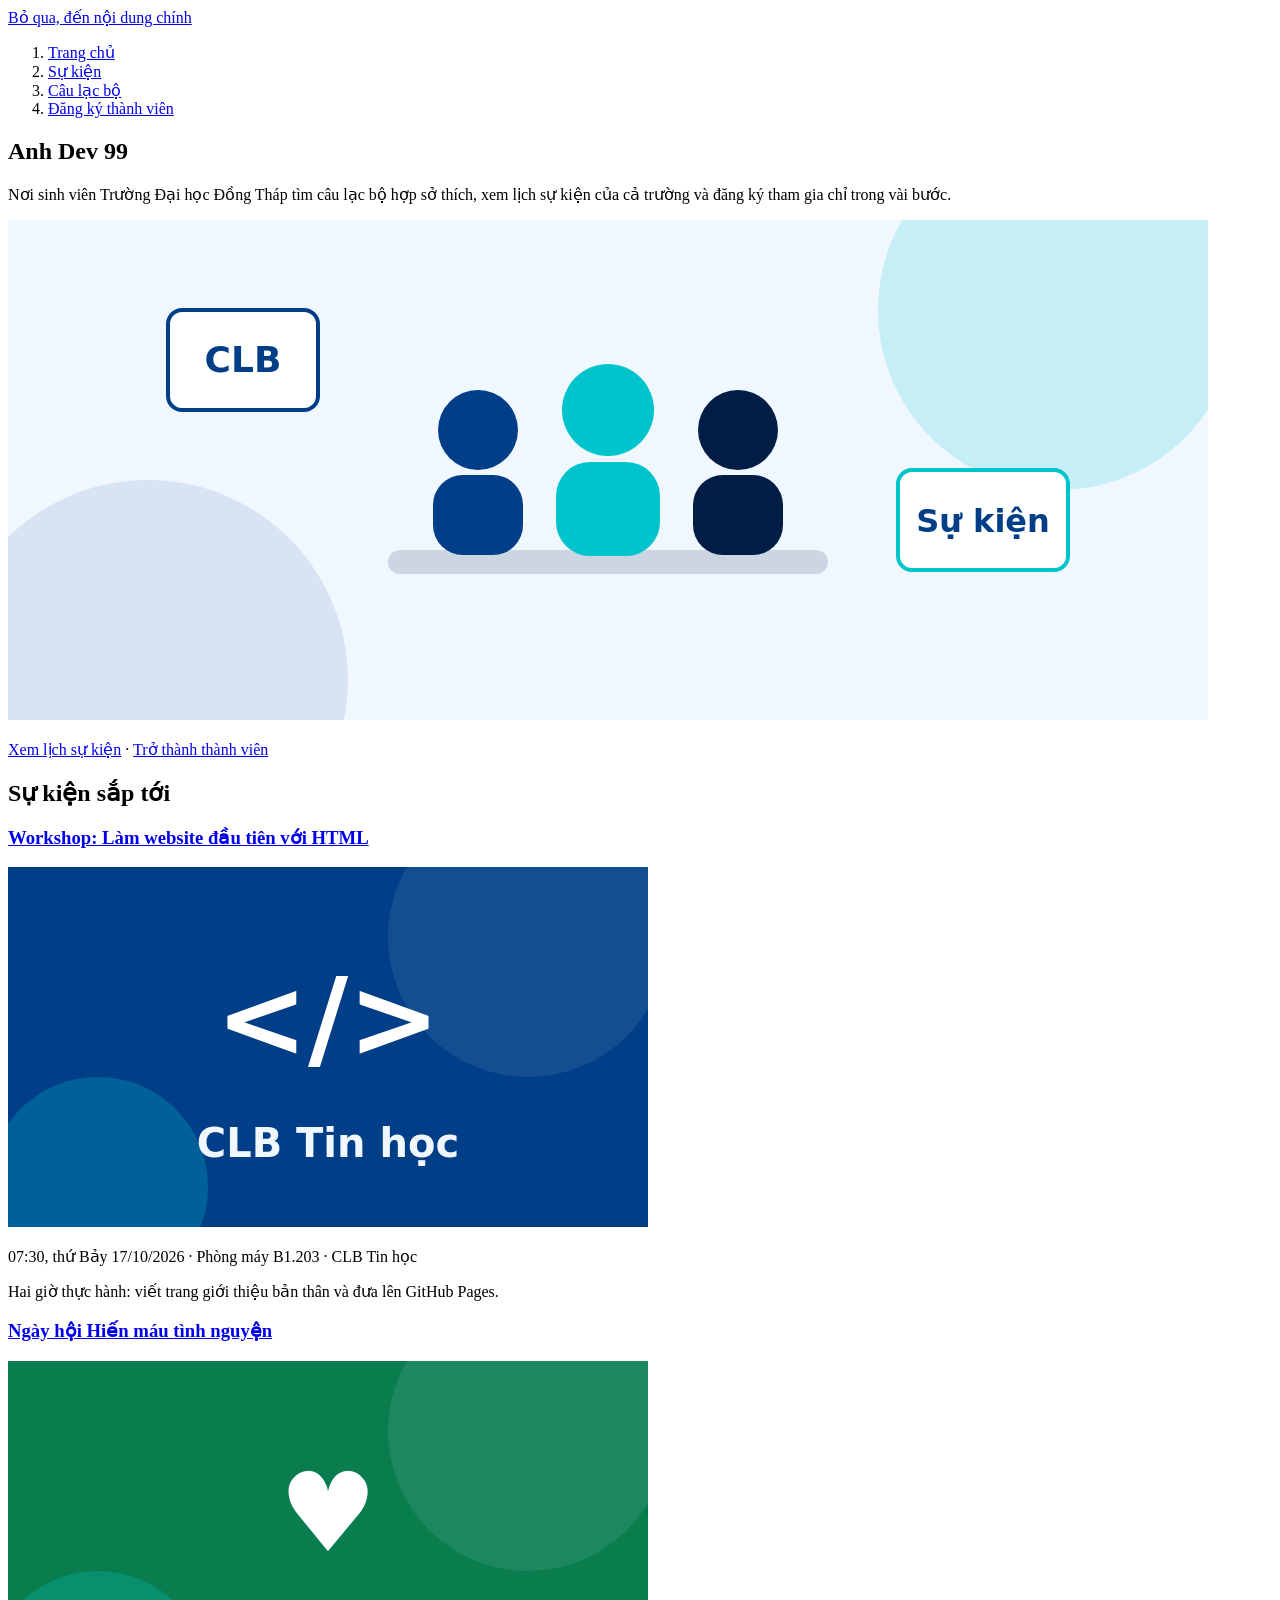
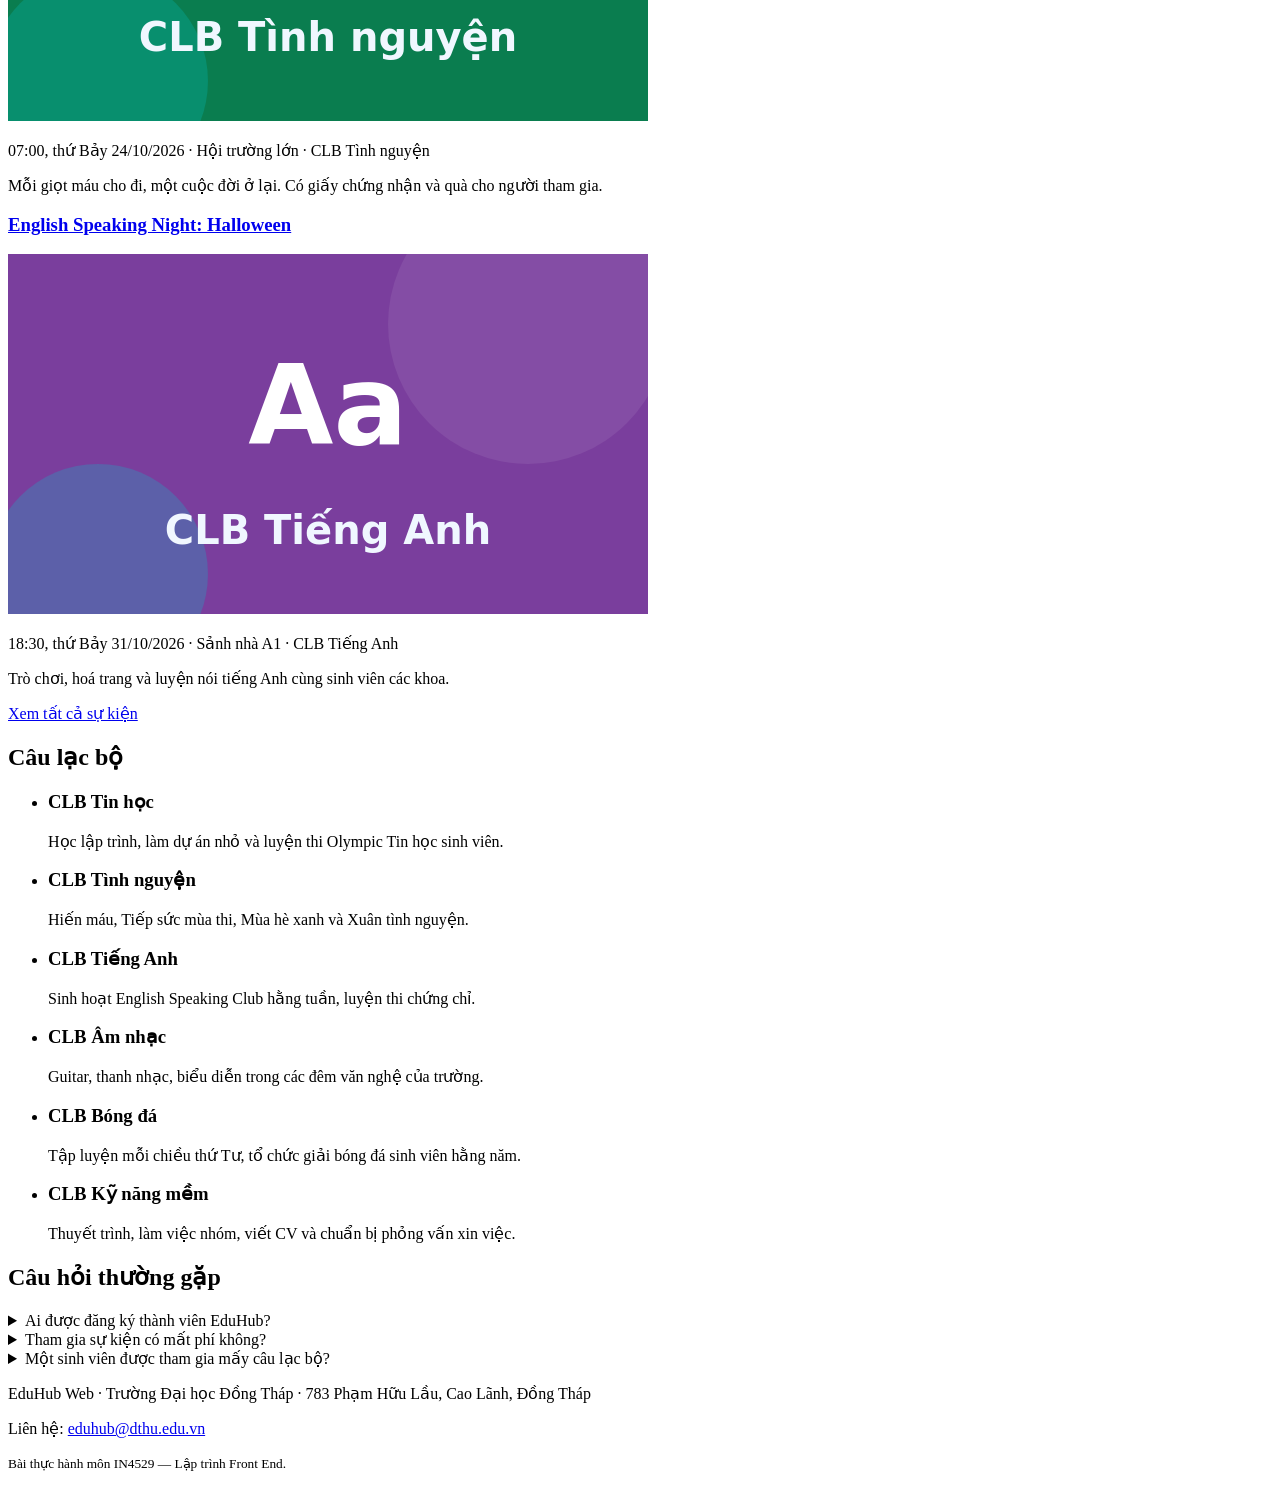
<file: Chuong-01_HTML/solution/index.html>
<!DOCTYPE html>
<html lang="vi">
  <head>
    <meta charset="utf-8">
    <meta name="viewport" content="width=device-width, initial-scale=1">
    <title>EduHub Web — CLB &amp; sự kiện sinh viên ĐH Đồng Tháp</title>
    <meta name="description" content="Cổng thông tin câu lạc bộ và sự kiện dành cho sinh viên Trường Đại học Đồng Tháp: xem lịch sự kiện, tìm CLB phù hợp và đăng ký thành viên.">
    <!-- Open Graph: thông tin hiện ra khi chia sẻ link lên Facebook, Zalo... -->
    <!-- Thay "ten-tai-khoan" bằng tên tài khoản GitHub của em sau khi bật GitHub Pages -->
    <meta property="og:type" content="website">
    <meta property="og:site_name" content="EduHub Web">
    <meta property="og:title" content="EduHub Web — CLB &amp; sự kiện sinh viên ĐH Đồng Tháp">
    <meta property="og:description" content="Xem lịch sự kiện, tìm câu lạc bộ phù hợp và đăng ký thành viên.">
    <meta property="og:url" content="https://ten-tai-khoan.github.io/eduhub-web/">
    <meta property="og:image" content="https://ten-tai-khoan.github.io/eduhub-web/assets/og-image.png">
    <meta property="og:locale" content="vi_VN">
    <link rel="icon" href="assets/logo.svg" type="image/svg+xml">
  </head>
  <body>
    <a href="#noi-dung">Bỏ qua, đến nội dung chính</a>

    <header>

      <nav aria-label="Điều hướng chính">
        <ol>
          <li><a href="index.html" aria-current="page">Trang chủ</a></li>
          <li><a href="events.html">Sự kiện</a></li>
          <li><a href="index.html#cau-lac-bo">Câu lạc bộ</a></li>
          <li><a href="register.html">Đăng ký thành viên</a></li>
        </ol>
      </nav>
    </header>

    <main id="noi-dung">
      <section aria-labelledby="tieu-de-chinh">
        <h1 id="tieu-de-chinh">Anh Dev 99</h1>
        <p>
          Nơi sinh viên Trường Đại học Đồng Tháp tìm câu lạc bộ hợp sở thích,
          xem lịch sự kiện của cả trường và đăng ký tham gia chỉ trong vài bước.
        </p>
        <img src="assets/hero.svg" alt="Minh hoạ ba sinh viên đứng cạnh bảng CLB và bảng Sự kiện" width="1200" height="500">
        <p>
          <a href="events.html">Xem lịch sự kiện</a> ·
          <a href="register.html">Trở thành thành viên</a>
        </p>
      </section>

      <section aria-labelledby="su-kien-sap-toi">
        <h2 id="su-kien-sap-toi">Sự kiện sắp tới</h2>

        <article>
          <h3><a href="event-detail.html">Workshop: Làm website đầu tiên với HTML</a></h3>
          <img src="assets/club-tin-hoc.svg" alt="Biểu tượng CLB Tin học" width="640" height="360" loading="lazy">
          <p>
            <time datetime="2026-10-17T07:30+07:00">07:30, thứ Bảy 17/10/2026</time> ·
            Phòng máy B1.203 · CLB Tin học
          </p>
          <p>Hai giờ thực hành: viết trang giới thiệu bản thân và đưa lên GitHub Pages.</p>
        </article>

        <article>
          <h3><a href="events.html">Ngày hội Hiến máu tình nguyện</a></h3>
          <img src="assets/club-tinh-nguyen.svg" alt="Biểu tượng CLB Tình nguyện" width="640" height="360" loading="lazy">
          <p>
            <time datetime="2026-10-24T07:00+07:00">07:00, thứ Bảy 24/10/2026</time> ·
            Hội trường lớn · CLB Tình nguyện
          </p>
          <p>Mỗi giọt máu cho đi, một cuộc đời ở lại. Có giấy chứng nhận và quà cho người tham gia.</p>
        </article>

        <article>
          <h3><a href="events.html">English Speaking Night: Halloween</a></h3>
          <img src="assets/club-tieng-anh.svg" alt="Biểu tượng CLB Tiếng Anh" width="640" height="360" loading="lazy">
          <p>
            <time datetime="2026-10-31T18:30+07:00">18:30, thứ Bảy 31/10/2026</time> ·
            Sảnh nhà A1 · CLB Tiếng Anh
          </p>
          <p>Trò chơi, hoá trang và luyện nói tiếng Anh cùng sinh viên các khoa.</p>
        </article>

        <p><a href="events.html">Xem tất cả sự kiện</a></p>
      </section>

      <section id="cau-lac-bo" aria-labelledby="tieu-de-clb">
        <h2 id="tieu-de-clb">Câu lạc bộ</h2>
        <ul>
          <li>
            <h3>CLB Tin học</h3>
            <p>Học lập trình, làm dự án nhỏ và luyện thi Olympic Tin học sinh viên.</p>
          </li>
          <li>
            <h3>CLB Tình nguyện</h3>
            <p>Hiến máu, Tiếp sức mùa thi, Mùa hè xanh và Xuân tình nguyện.</p>
          </li>
          <li>
            <h3>CLB Tiếng Anh</h3>
            <p>Sinh hoạt English Speaking Club hằng tuần, luyện thi chứng chỉ.</p>
          </li>
          <li>
            <h3>CLB Âm nhạc</h3>
            <p>Guitar, thanh nhạc, biểu diễn trong các đêm văn nghệ của trường.</p>
          </li>
          <li>
            <h3>CLB Bóng đá</h3>
            <p>Tập luyện mỗi chiều thứ Tư, tổ chức giải bóng đá sinh viên hằng năm.</p>
          </li>
          <li>
            <h3>CLB Kỹ năng mềm</h3>
            <p>Thuyết trình, làm việc nhóm, viết CV và chuẩn bị phỏng vấn xin việc.</p>
          </li>
        </ul>
      </section>

      <section aria-labelledby="hoi-dap">
        <h2 id="hoi-dap">Câu hỏi thường gặp</h2>
        <details>
          <summary>Ai được đăng ký thành viên EduHub?</summary>
          <p>Tất cả sinh viên đang học tại Trường Đại học Đồng Tháp, chỉ cần mã số sinh viên và email.</p>
        </details>
        <details>
          <summary>Tham gia sự kiện có mất phí không?</summary>
          <p>Phần lớn sự kiện miễn phí. Sự kiện có phí sẽ ghi rõ ở trang chi tiết.</p>
        </details>
        <details>
          <summary>Một sinh viên được tham gia mấy câu lạc bộ?</summary>
          <p>Không giới hạn, nhưng nên chọn tối đa hai CLB để có thời gian sinh hoạt đều đặn.</p>
        </details>
      </section>
    </main>

    <footer>
      <p>EduHub Web · Trường Đại học Đồng Tháp · 783 Phạm Hữu Lầu, Cao Lãnh, Đồng Tháp</p>
      <p>Liên hệ: <a href="mailto:eduhub@dthu.edu.vn">eduhub@dthu.edu.vn</a></p>
      <p><small>Bài thực hành môn IN4529 — Lập trình Front End.</small></p>
    </footer>
  </body>
</html>
</file>
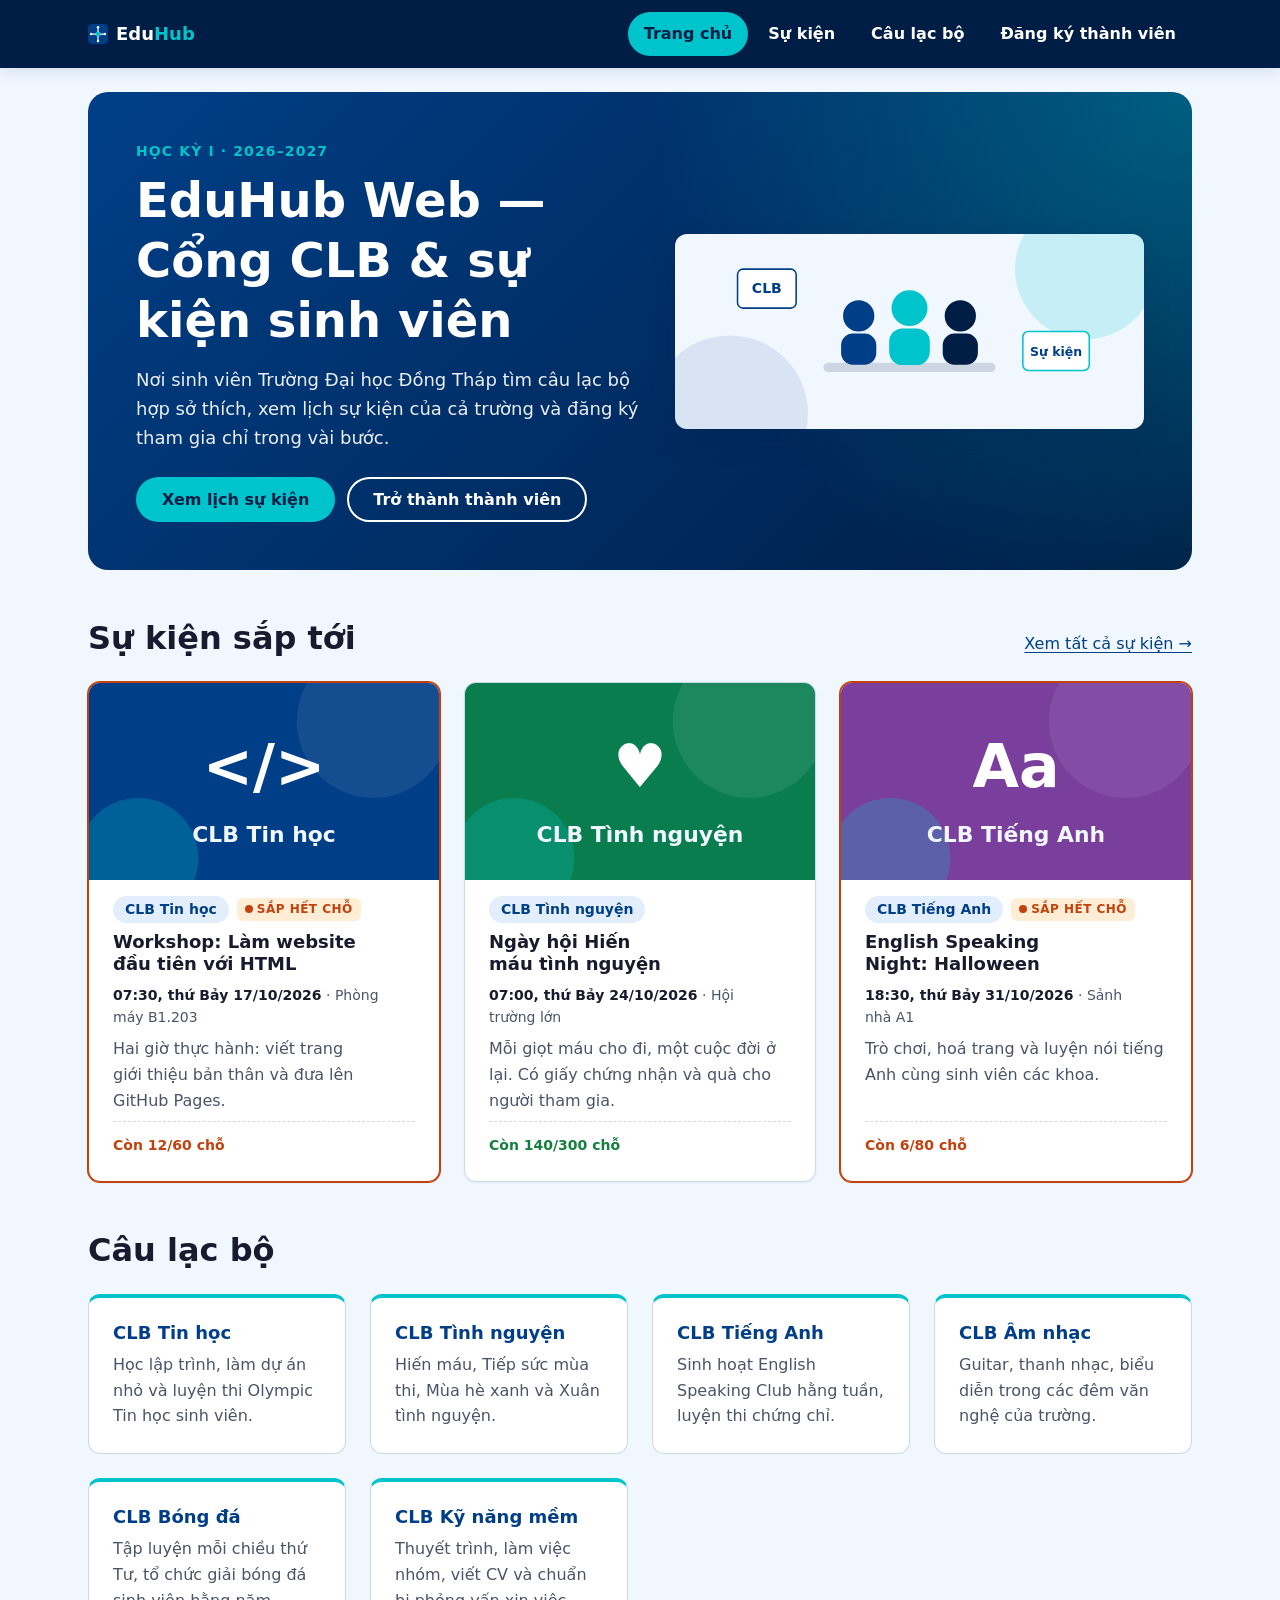
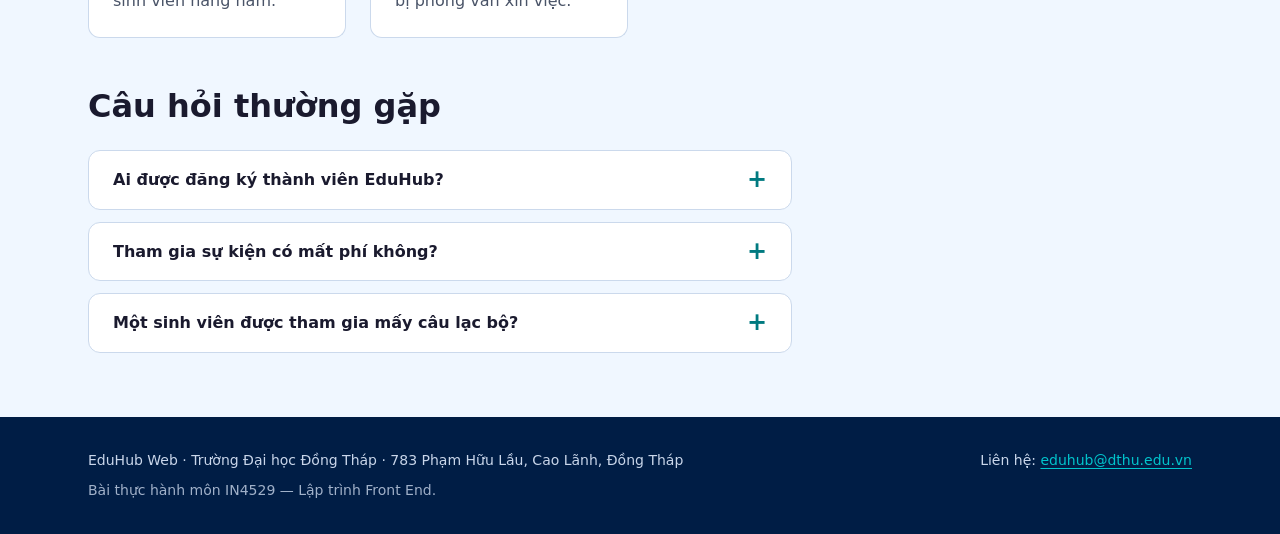
<file: Chuong-02_CSS-hien-dai-Responsive/solution/index.html>
<!DOCTYPE html>
<html lang="vi">
  <head>
    <meta charset="utf-8">
    <meta name="viewport" content="width=device-width, initial-scale=1">
    <title>EduHub Web — CLB &amp; sự kiện sinh viên ĐH Đồng Tháp</title>
    <meta name="description" content="Cổng thông tin câu lạc bộ và sự kiện dành cho sinh viên Trường Đại học Đồng Tháp: xem lịch sự kiện, tìm CLB phù hợp và đăng ký thành viên.">
    <!-- Open Graph: thay "ten-tai-khoan" bằng tên tài khoản GitHub sau khi bật GitHub Pages -->
    <meta property="og:type" content="website">
    <meta property="og:site_name" content="EduHub Web">
    <meta property="og:title" content="EduHub Web — CLB &amp; sự kiện sinh viên ĐH Đồng Tháp">
    <meta property="og:description" content="Xem lịch sự kiện, tìm câu lạc bộ phù hợp và đăng ký thành viên.">
    <meta property="og:url" content="https://ten-tai-khoan.github.io/eduhub-web/">
    <meta property="og:image" content="https://ten-tai-khoan.github.io/eduhub-web/assets/og-image.png">
    <meta property="og:locale" content="vi_VN">
    <meta name="theme-color" content="#001D45">
    <link rel="icon" href="assets/logo.svg" type="image/svg+xml">
    <!-- Ch02: một tệp CSS duy nhất, main.css tự @import các lớp còn lại -->
    <link rel="stylesheet" href="css/main.css">
  </head>
  <body>
    <a class="skip-link" href="#noi-dung">Bỏ qua, đến nội dung chính</a>

    <header class="site-header">
      <div class="container site-header__inner">
        <a class="brand" href="index.html">
          <img class="brand__logo" src="assets/logo.svg" alt="" width="48" height="48">
          <span class="brand__name">Edu<span>Hub</span></span>
        </a>
        <nav class="site-nav" aria-label="Điều hướng chính">
          <ul class="site-nav__list">
          <li><a class="site-nav__link" href="index.html" aria-current="page">Trang chủ</a></li>
          <li><a class="site-nav__link" href="events.html">Sự kiện</a></li>
          <li><a class="site-nav__link" href="index.html#cau-lac-bo">Câu lạc bộ</a></li>
          <li><a class="site-nav__link" href="register.html">Đăng ký thành viên</a></li>
          </ul>
        </nav>
      </div>
    </header>

    <main id="noi-dung">
      <section class="container hero" aria-labelledby="tieu-de-chinh">
        <div>
          <p class="hero__eyebrow">Học kỳ I · 2026–2027</p>
          <h1 id="tieu-de-chinh">EduHub Web — Cổng CLB &amp; sự kiện sinh viên</h1>
          <p class="hero__lead">
            Nơi sinh viên Trường Đại học Đồng Tháp tìm câu lạc bộ hợp sở thích,
            xem lịch sự kiện của cả trường và đăng ký tham gia chỉ trong vài bước.
          </p>
          <p class="btn-row">
            <a class="btn btn--accent" href="events.html">Xem lịch sự kiện</a>
            <a class="btn btn--ghost" href="register.html">Trở thành thành viên</a>
          </p>
        </div>
        <img class="hero__media" src="assets/hero.svg" alt="Minh hoạ ba sinh viên đứng cạnh bảng CLB và bảng Sự kiện" width="1200" height="500">
      </section>

      <section class="container section" aria-labelledby="su-kien-sap-toi">
        <div class="section__head">
          <h2 id="su-kien-sap-toi">Sự kiện sắp tới</h2>
          <a href="events.html">Xem tất cả sự kiện →</a>
        </div>
        <div class="card-grid">
        <article class="card event-card">
          <img class="card__media" src="assets/club-tin-hoc.svg" alt="Biểu tượng CLB Tin học" width="640" height="360" loading="lazy">
          <div class="card__body">
            <p class="card__meta"><span class="tag">CLB Tin học</span> <span class="badge badge--hot">Sắp hết chỗ</span></p>
            <h3 class="card__title"><a href="event-detail.html">Workshop: Làm website đầu tiên với HTML</a></h3>
            <p class="event-card__info"><time datetime="2026-10-17T07:30+07:00">07:30, thứ Bảy 17/10/2026</time> · Phòng máy B1.203</p>
            <p class="card__text">Hai giờ thực hành: viết trang giới thiệu bản thân và đưa lên GitHub Pages.</p>
            <p class="event-card__seats">Còn 12/60 chỗ</p>
          </div>
        </article>

        <article class="card event-card">
          <img class="card__media" src="assets/club-tinh-nguyen.svg" alt="Biểu tượng CLB Tình nguyện" width="640" height="360" loading="lazy">
          <div class="card__body">
            <p class="card__meta"><span class="tag">CLB Tình nguyện</span></p>
            <h3 class="card__title"><a href="events.html">Ngày hội Hiến máu tình nguyện</a></h3>
            <p class="event-card__info"><time datetime="2026-10-24T07:00+07:00">07:00, thứ Bảy 24/10/2026</time> · Hội trường lớn</p>
            <p class="card__text">Mỗi giọt máu cho đi, một cuộc đời ở lại. Có giấy chứng nhận và quà cho người tham gia.</p>
            <p class="event-card__seats">Còn 140/300 chỗ</p>
          </div>
        </article>

        <article class="card event-card">
          <img class="card__media" src="assets/club-tieng-anh.svg" alt="Biểu tượng CLB Tiếng Anh" width="640" height="360" loading="lazy">
          <div class="card__body">
            <p class="card__meta"><span class="tag">CLB Tiếng Anh</span> <span class="badge badge--hot">Sắp hết chỗ</span></p>
            <h3 class="card__title"><a href="events.html">English Speaking Night: Halloween</a></h3>
            <p class="event-card__info"><time datetime="2026-10-31T18:30+07:00">18:30, thứ Bảy 31/10/2026</time> · Sảnh nhà A1</p>
            <p class="card__text">Trò chơi, hoá trang và luyện nói tiếng Anh cùng sinh viên các khoa.</p>
            <p class="event-card__seats">Còn 6/80 chỗ</p>
          </div>
        </article>
        </div>
      </section>

      <section id="cau-lac-bo" class="container section" aria-labelledby="tieu-de-clb">
        <div class="section__head">
          <h2 id="tieu-de-clb">Câu lạc bộ</h2>
        </div>
        <ul class="card-grid">
          <li class="club-card">
            <h3>CLB Tin học</h3>
            <p>Học lập trình, làm dự án nhỏ và luyện thi Olympic Tin học sinh viên.</p>
          </li>
          <li class="club-card">
            <h3>CLB Tình nguyện</h3>
            <p>Hiến máu, Tiếp sức mùa thi, Mùa hè xanh và Xuân tình nguyện.</p>
          </li>
          <li class="club-card">
            <h3>CLB Tiếng Anh</h3>
            <p>Sinh hoạt English Speaking Club hằng tuần, luyện thi chứng chỉ.</p>
          </li>
          <li class="club-card">
            <h3>CLB Âm nhạc</h3>
            <p>Guitar, thanh nhạc, biểu diễn trong các đêm văn nghệ của trường.</p>
          </li>
          <li class="club-card">
            <h3>CLB Bóng đá</h3>
            <p>Tập luyện mỗi chiều thứ Tư, tổ chức giải bóng đá sinh viên hằng năm.</p>
          </li>
          <li class="club-card">
            <h3>CLB Kỹ năng mềm</h3>
            <p>Thuyết trình, làm việc nhóm, viết CV và chuẩn bị phỏng vấn xin việc.</p>
          </li>
        </ul>
      </section>

      <section class="container section" aria-labelledby="hoi-dap">
        <div class="section__head">
          <h2 id="hoi-dap">Câu hỏi thường gặp</h2>
        </div>
        <div class="faq">
          <details class="faq__item">
            <summary>Ai được đăng ký thành viên EduHub?</summary>
            <p>Tất cả sinh viên đang học tại Trường Đại học Đồng Tháp, chỉ cần mã số sinh viên và email.</p>
          </details>
          <details class="faq__item">
            <summary>Tham gia sự kiện có mất phí không?</summary>
            <p>Phần lớn sự kiện miễn phí. Sự kiện có phí sẽ ghi rõ ở trang chi tiết.</p>
          </details>
          <details class="faq__item">
            <summary>Một sinh viên được tham gia mấy câu lạc bộ?</summary>
            <p>Không giới hạn, nhưng nên chọn tối đa hai CLB để có thời gian sinh hoạt đều đặn.</p>
          </details>
        </div>
      </section>
    </main>

    <footer class="site-footer">
      <div class="container site-footer__inner">
        <p>EduHub Web · Trường Đại học Đồng Tháp · 783 Phạm Hữu Lầu, Cao Lãnh, Đồng Tháp</p>
        <p>Liên hệ: <a href="mailto:eduhub@dthu.edu.vn">eduhub@dthu.edu.vn</a></p>
        <p><small>Bài thực hành môn IN4529 — Lập trình Front End.</small></p>
      </div>
    </footer>
  </body>
</html>
</file>
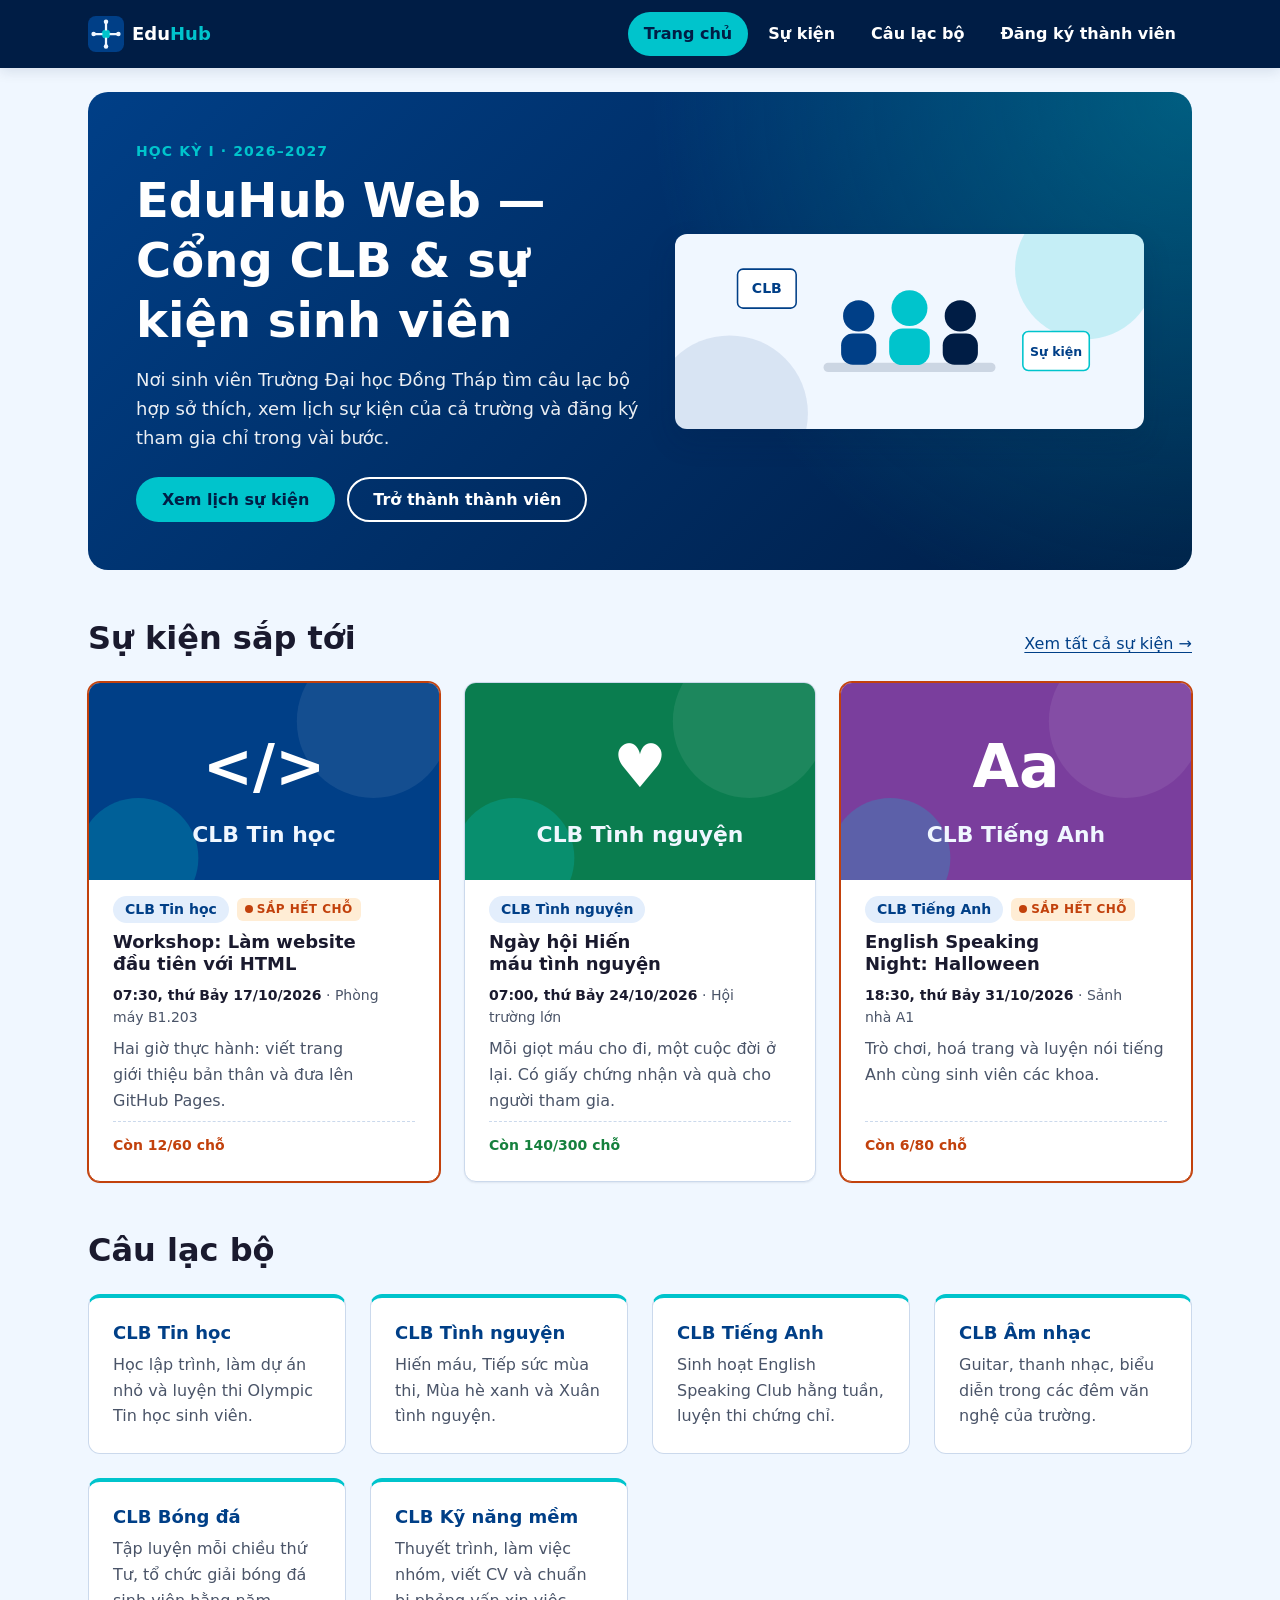
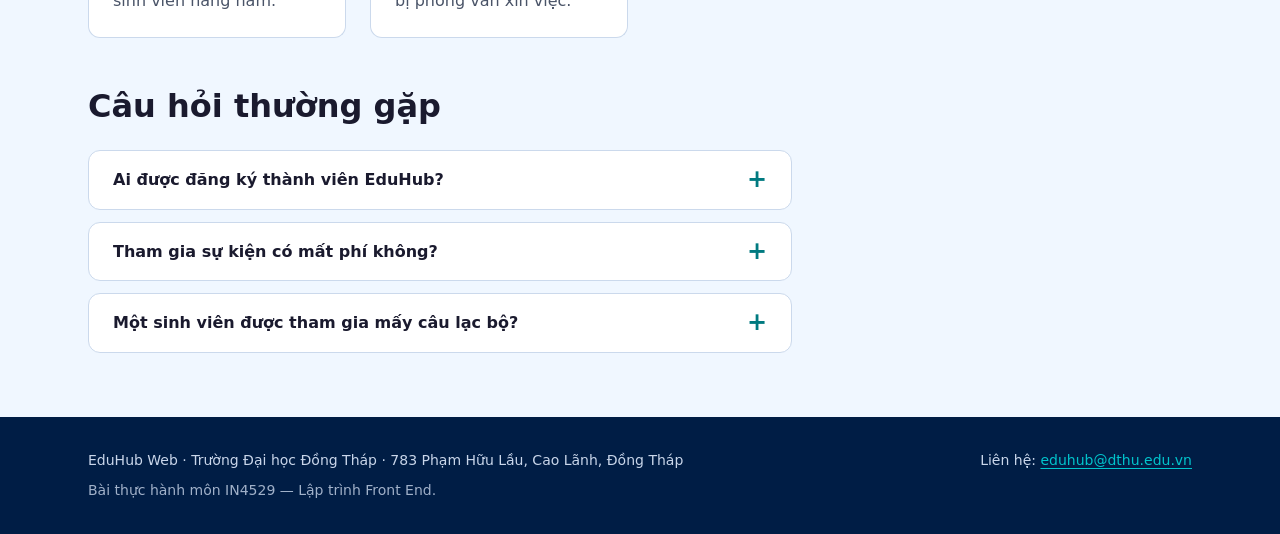
<file: Chuong-03_JavaScript-hien-dai-DOM-Code/solution/index.html>
<!DOCTYPE html>
<html lang="vi">
  <head>
    <meta charset="utf-8">
    <meta name="viewport" content="width=device-width, initial-scale=1">
    <title>EduHub Web — CLB &amp; sự kiện sinh viên ĐH Đồng Tháp</title>
    <meta name="description" content="Cổng thông tin câu lạc bộ và sự kiện dành cho sinh viên Trường Đại học Đồng Tháp: xem lịch sự kiện, tìm CLB phù hợp và đăng ký thành viên.">
    <!-- Open Graph: thay "ten-tai-khoan" bằng tên tài khoản GitHub sau khi bật GitHub Pages -->
    <meta property="og:type" content="website">
    <meta property="og:site_name" content="EduHub Web">
    <meta property="og:title" content="EduHub Web — CLB &amp; sự kiện sinh viên ĐH Đồng Tháp">
    <meta property="og:description" content="Xem lịch sự kiện, tìm câu lạc bộ phù hợp và đăng ký thành viên.">
    <meta property="og:url" content="https://ten-tai-khoan.github.io/eduhub-web/">
    <meta property="og:image" content="https://ten-tai-khoan.github.io/eduhub-web/assets/og-image.png">
    <meta property="og:locale" content="vi_VN">
    <meta name="theme-color" content="#001D45">
    <link rel="icon" href="assets/logo.svg" type="image/svg+xml">
    <!-- Ch02: một tệp CSS duy nhất, main.css tự @import các lớp còn lại -->
    <link rel="stylesheet" href="css/main.css">
  </head>
  <body>
    <a class="skip-link" href="#noi-dung">Bỏ qua, đến nội dung chính</a>

    <header class="site-header">
      <div class="container site-header__inner">
        <a class="brand" href="index.html">
          <img class="brand__logo" src="assets/logo.svg" alt="" width="48" height="48">
          <span class="brand__name">Edu<span>Hub</span></span>
        </a>
        <nav class="site-nav" aria-label="Điều hướng chính">
          <ul class="site-nav__list">
          <li><a class="site-nav__link" href="index.html" aria-current="page">Trang chủ</a></li>
          <li><a class="site-nav__link" href="events.html">Sự kiện</a></li>
          <li><a class="site-nav__link" href="index.html#cau-lac-bo">Câu lạc bộ</a></li>
          <li><a class="site-nav__link" href="register.html">Đăng ký thành viên</a></li>
          </ul>
        </nav>
      </div>
    </header>

    <main id="noi-dung">
      <section class="container hero" aria-labelledby="tieu-de-chinh">
        <div>
          <p class="hero__eyebrow">Học kỳ I · 2026–2027</p>
          <h1 id="tieu-de-chinh">EduHub Web — Cổng CLB &amp; sự kiện sinh viên</h1>
          <p class="hero__lead">
            Nơi sinh viên Trường Đại học Đồng Tháp tìm câu lạc bộ hợp sở thích,
            xem lịch sự kiện của cả trường và đăng ký tham gia chỉ trong vài bước.
          </p>
          <p class="btn-row">
            <a class="btn btn--accent" href="events.html">Xem lịch sự kiện</a>
            <a class="btn btn--ghost" href="register.html">Trở thành thành viên</a>
          </p>
        </div>
        <img class="hero__media" src="assets/hero.svg" alt="Minh hoạ ba sinh viên đứng cạnh bảng CLB và bảng Sự kiện" width="1200" height="500">
      </section>

      <section class="container section" aria-labelledby="su-kien-sap-toi">
        <div class="section__head">
          <h2 id="su-kien-sap-toi">Sự kiện sắp tới</h2>
          <a href="events.html">Xem tất cả sự kiện →</a>
        </div>
        <div class="card-grid">
        <article class="card event-card">
          <img class="card__media" src="assets/club-tin-hoc.svg" alt="Biểu tượng CLB Tin học" width="640" height="360" loading="lazy">
          <div class="card__body">
            <p class="card__meta"><span class="tag">CLB Tin học</span> <span class="badge badge--hot">Sắp hết chỗ</span></p>
            <h3 class="card__title"><a href="events.html">Workshop: Làm website đầu tiên với HTML</a></h3>
            <p class="event-card__info"><time datetime="2026-10-17T07:30+07:00">07:30, thứ Bảy 17/10/2026</time> · Phòng máy B1.203</p>
            <p class="card__text">Hai giờ thực hành: viết trang giới thiệu bản thân và đưa lên GitHub Pages.</p>
            <p class="event-card__seats">Còn 12/60 chỗ</p>
          </div>
        </article>

        <article class="card event-card">
          <img class="card__media" src="assets/club-tinh-nguyen.svg" alt="Biểu tượng CLB Tình nguyện" width="640" height="360" loading="lazy">
          <div class="card__body">
            <p class="card__meta"><span class="tag">CLB Tình nguyện</span></p>
            <h3 class="card__title"><a href="events.html">Ngày hội Hiến máu tình nguyện</a></h3>
            <p class="event-card__info"><time datetime="2026-10-24T07:00+07:00">07:00, thứ Bảy 24/10/2026</time> · Hội trường lớn</p>
            <p class="card__text">Mỗi giọt máu cho đi, một cuộc đời ở lại. Có giấy chứng nhận và quà cho người tham gia.</p>
            <p class="event-card__seats">Còn 140/300 chỗ</p>
          </div>
        </article>

        <article class="card event-card">
          <img class="card__media" src="assets/club-tieng-anh.svg" alt="Biểu tượng CLB Tiếng Anh" width="640" height="360" loading="lazy">
          <div class="card__body">
            <p class="card__meta"><span class="tag">CLB Tiếng Anh</span> <span class="badge badge--hot">Sắp hết chỗ</span></p>
            <h3 class="card__title"><a href="events.html">English Speaking Night: Halloween</a></h3>
            <p class="event-card__info"><time datetime="2026-10-31T18:30+07:00">18:30, thứ Bảy 31/10/2026</time> · Sảnh nhà A1</p>
            <p class="card__text">Trò chơi, hoá trang và luyện nói tiếng Anh cùng sinh viên các khoa.</p>
            <p class="event-card__seats">Còn 6/80 chỗ</p>
          </div>
        </article>
        </div>
      </section>

      <section id="cau-lac-bo" class="container section" aria-labelledby="tieu-de-clb">
        <div class="section__head">
          <h2 id="tieu-de-clb">Câu lạc bộ</h2>
        </div>
        <ul class="card-grid">
          <li class="club-card">
            <h3>CLB Tin học</h3>
            <p>Học lập trình, làm dự án nhỏ và luyện thi Olympic Tin học sinh viên.</p>
          </li>
          <li class="club-card">
            <h3>CLB Tình nguyện</h3>
            <p>Hiến máu, Tiếp sức mùa thi, Mùa hè xanh và Xuân tình nguyện.</p>
          </li>
          <li class="club-card">
            <h3>CLB Tiếng Anh</h3>
            <p>Sinh hoạt English Speaking Club hằng tuần, luyện thi chứng chỉ.</p>
          </li>
          <li class="club-card">
            <h3>CLB Âm nhạc</h3>
            <p>Guitar, thanh nhạc, biểu diễn trong các đêm văn nghệ của trường.</p>
          </li>
          <li class="club-card">
            <h3>CLB Bóng đá</h3>
            <p>Tập luyện mỗi chiều thứ Tư, tổ chức giải bóng đá sinh viên hằng năm.</p>
          </li>
          <li class="club-card">
            <h3>CLB Kỹ năng mềm</h3>
            <p>Thuyết trình, làm việc nhóm, viết CV và chuẩn bị phỏng vấn xin việc.</p>
          </li>
        </ul>
      </section>

      <section class="container section" aria-labelledby="hoi-dap">
        <div class="section__head">
          <h2 id="hoi-dap">Câu hỏi thường gặp</h2>
        </div>
        <div class="faq">
          <details class="faq__item">
            <summary>Ai được đăng ký thành viên EduHub?</summary>
            <p>Tất cả sinh viên đang học tại Trường Đại học Đồng Tháp, chỉ cần mã số sinh viên và email.</p>
          </details>
          <details class="faq__item">
            <summary>Tham gia sự kiện có mất phí không?</summary>
            <p>Phần lớn sự kiện miễn phí. Sự kiện có phí sẽ ghi rõ ở trang chi tiết.</p>
          </details>
          <details class="faq__item">
            <summary>Một sinh viên được tham gia mấy câu lạc bộ?</summary>
            <p>Không giới hạn, nhưng nên chọn tối đa hai CLB để có thời gian sinh hoạt đều đặn.</p>
          </details>
        </div>
      </section>
    </main>

    <footer class="site-footer">
      <div class="container site-footer__inner">
        <p>EduHub Web · Trường Đại học Đồng Tháp · 783 Phạm Hữu Lầu, Cao Lãnh, Đồng Tháp</p>
        <p>Liên hệ: <a href="mailto:eduhub@dthu.edu.vn">eduhub@dthu.edu.vn</a></p>
        <p><small>Bài thực hành môn IN4529 — Lập trình Front End.</small></p>
      </div>
    </footer>
  </body>
</html>
</file>
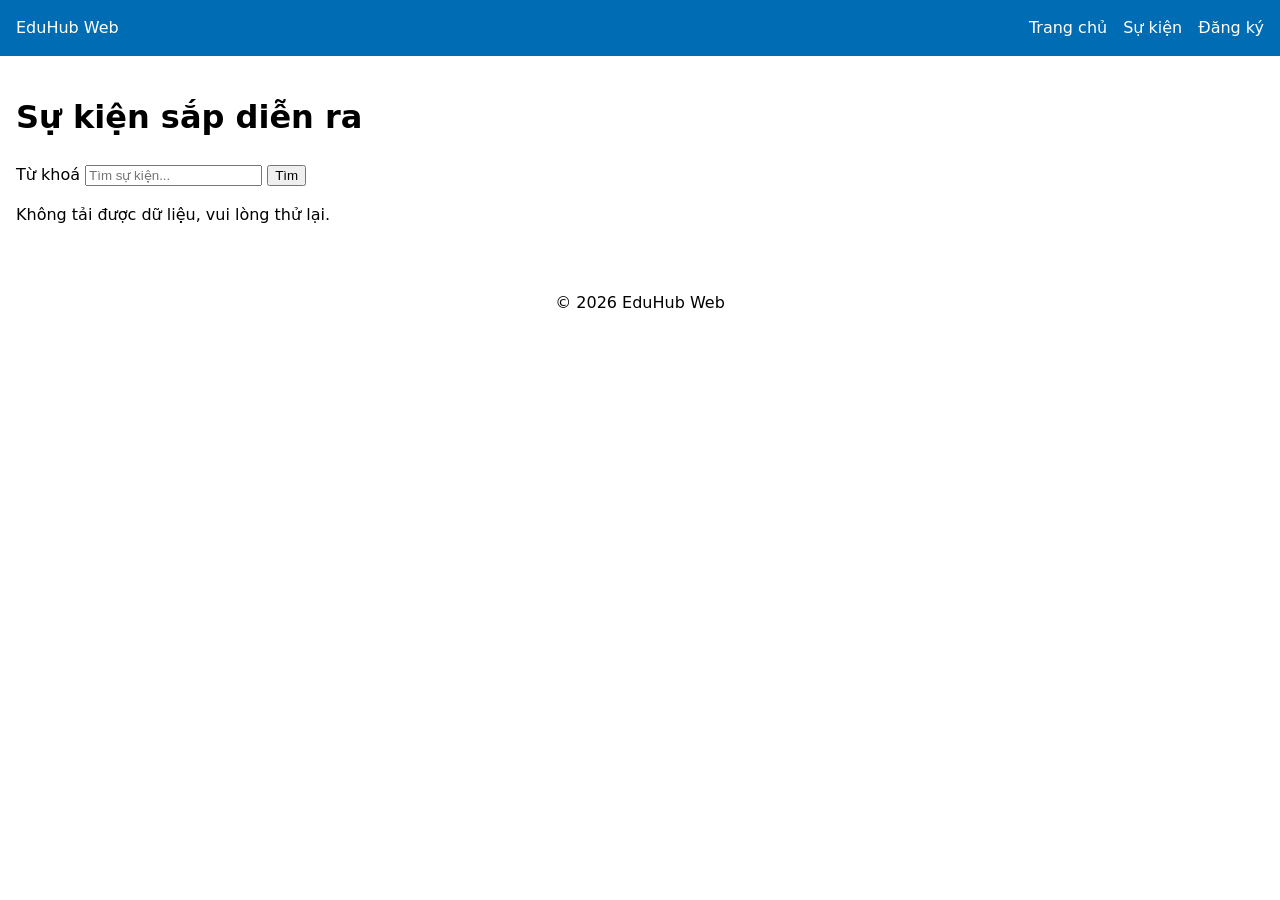
<file: practical-test-ch01-03/practical-test-ch01-03/site/index.html>
<!-- Câu 1a: viết trang danh sách sự kiện tại đây -->
<!DOCTYPE html>
<html lang="vi">
<head>
  <meta charset="UTF-8">
  <meta name="viewport" content="width=device-width, initial-scale=1.0">
  <title>Sự kiện sắp diễn ra – EduHub Web</title>
  <link rel="stylesheet" href="css/style.css">
</head>
<body>
  <header class="site-header">
    <a class="logo" href="index.html">EduHub Web</a>
    <nav>
      <ul class="menu">
        <li><a href="index.html">Trang chủ</a></li>
        <li><a href="index.html">Sự kiện</a></li>
        <li><a href="index.html">Đăng ký</a></li>
      </ul>
    </nav>
  </header>

  <main>
    <h1>Sự kiện sắp diễn ra</h1>

    <form id="search-form">
      <label for="keyword">Từ khoá</label>
      <input type="search" id="keyword" name="keyword" placeholder="Tìm sự kiện...">
      <button type="submit">Tìm</button>
    </form>

    <p id="status"></p>

    <div id="event-list">
      <article class="event-card">
        <img src="img/event.svg" alt="Hình minh hoạ Workshop Git và GitHub">
        <h2><a href="event-detail.html?id=22222222-2222-2222-2222-000000000001">Workshop Git &amp; GitHub cho tân sinh viên</a></h2>
        <p><time datetime="2026-09-12T08:00">08:00, 12/09/2026</time></p>
        <p>Phòng máy A3.201</p>
        <p><span>Còn 12/40 chỗ</span></p>
      </article>

      <article class="event-card">
        <img src="img/event.svg" alt="Hình minh hoạ Hackathon EduHub 24 giờ">
        <h2><a href="event-detail.html?id=22222222-2222-2222-2222-000000000002">Hackathon EduHub 24 giờ</a></h2>
        <p><time datetime="2026-12-19T08:00">08:00, 19/12/2026</time></p>
        <p>Phòng máy A3.205</p>
        <p><span class="badge-full">Hết chỗ</span></p>
      </article>
    </div>
  </main>

  <footer class="site-footer">
    <p>&copy; 2026 EduHub Web</p>
  </footer>

  <script src="js/app.js"></script>
</body>
</html>
</file>
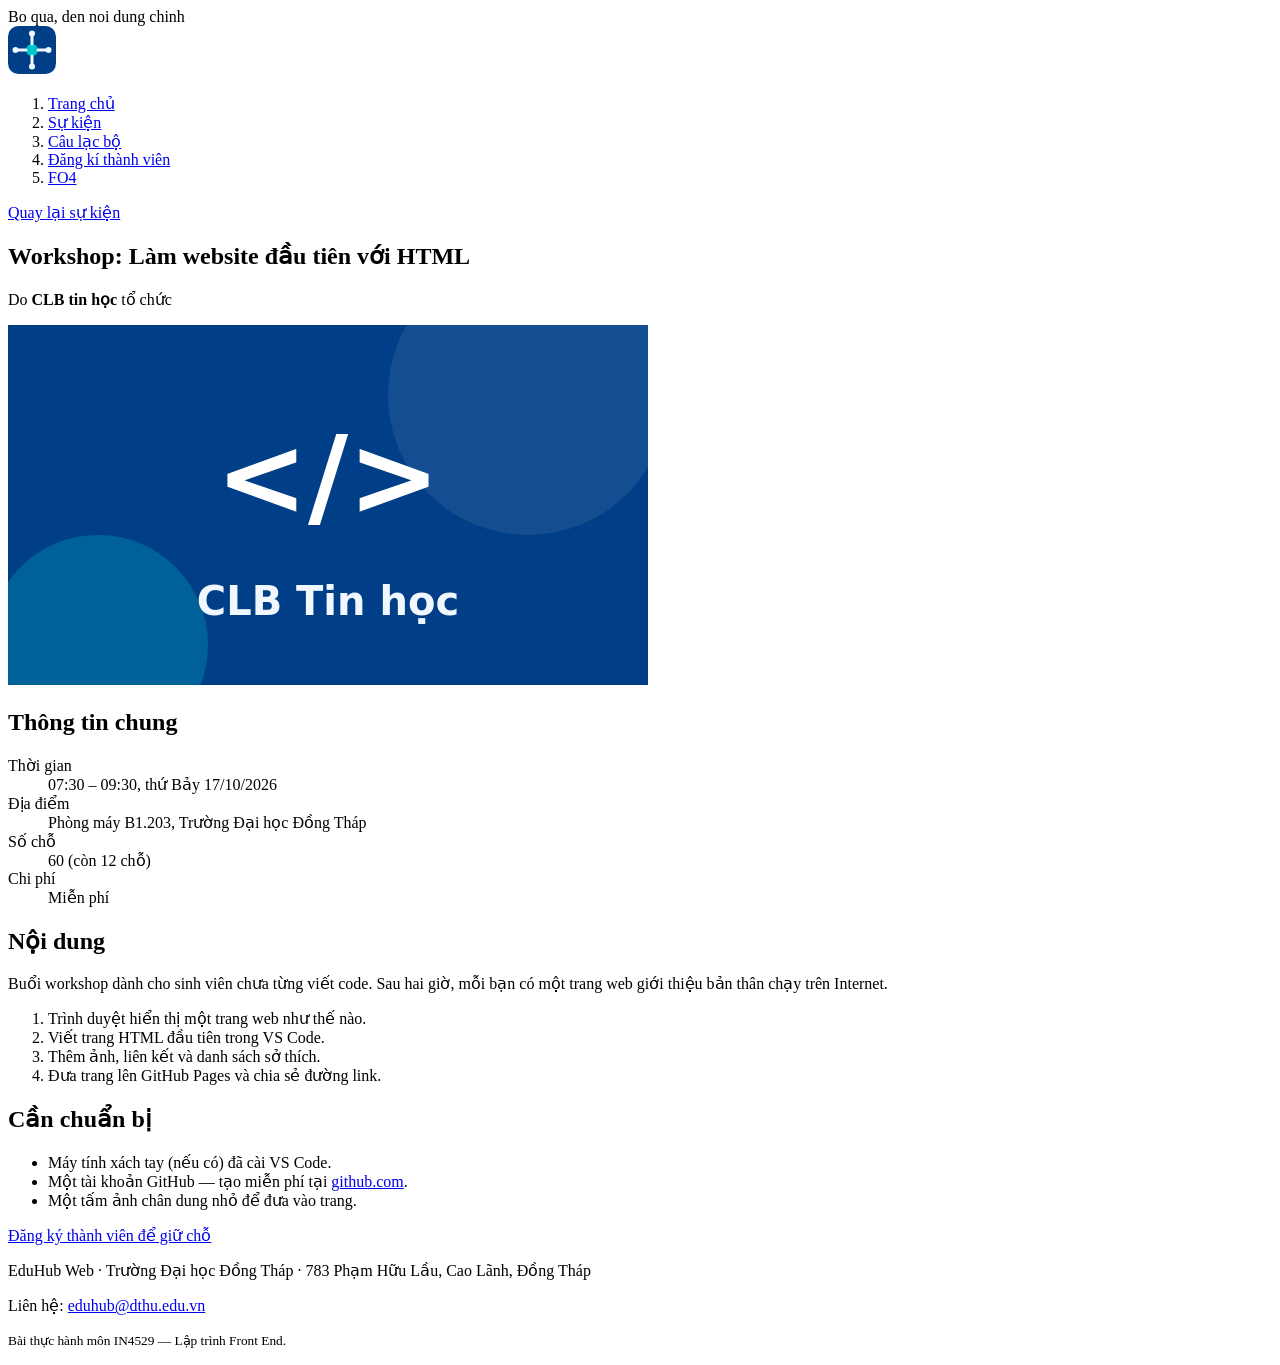
<file: event-detail.html>
<!DOCTYPE html>
<html lang="vi">
<head>
    <meta charset="utf-8">
    <meta name="viewport" content="width=device-width, initial-scale=1">
    <title>Workshop: Làm website đầu tiên với HTML · EduHub Web</title>
    <meta name="description" content="Workshop 2 giờ của CLB Tin học: viết trang web giới thiệu bản thân bằng HTML và đưa lên GitHub Pages. Thứ Bảy 17/10/2026, phòng máy B1.203.">
    <!-- Open Graph: thay "ten-tai-khoan" bằng tên tài khoản GitHub sau khi bật GitHub Pages -->
    <meta property="og:type" content="website">
    <meta property="og:site_name" content="EduHub Web">
    <meta property="og:title" content="Workshop: Làm website đầu tiên với HTML · EduHub Web">
    <meta property="og:description" content="Workshop 2 giờ của CLB Tin học: viết trang web giới thiệu bản thân bằng HTML và đưa lên GitHub Pages. Thứ Bảy 17/10/2026, phòng máy B1.203.">
    <meta property="og:url" content="https://ten-tai-khoan.github.io/eduhub-web/event-detail.html">
    <meta property="og:image" content="https://ten-tai-khoan.github.io/eduhub-web/assets/og-image.png">
    <meta property="og:locale" content="vi_VN">
    <link rel="icon" href="assets/logo.svg" type="image/svg+xml">
</head>
<body>
    <a herf="#noi-dung">Bo qua, den noi dung chinh</a>

    <header>
        <a href="index.html">
            <img src="assets/logo.svg" alt="EduHub - ve trang chu" width="48" height="48">
        </a>
        <nav aria-label="Menu chính">
            <ol>
                <li><a href="index.html">Trang chủ</a></li>
                <li><a href="events.html">Sự kiện</a></li>
                <li><a href="index.html#cau-lac-bo">Câu lạc bộ</a></li>
                <li><a href="register.html">Đăng kí thành viên</a></li>
                <li><a href="https://fconline.garena.vn/">FO4</a></li>
            </ol>
        </nav>
    </header>

    <main id=" noi-dung">
        <article>
            <header>
                <p><a href="events.html">Quay lại sự kiện</a></p>
                <h1>Workshop: Làm website đầu tiên với HTML</h1>
                <p>
                    Do <Strong>CLB tin học</Strong> tổ chức
                </p>
            </header>

            <img src="assets/club-tin-hoc.svg" alt="CLB Tin học" width="640" height="360">

            <section aria-labelledby="thong-tin">
                <h2 id="thong-tin">Thông tin chung</h2>
                <dl>
                    <dt>Thời gian</dt>
                    <dd><time datetime="2026-10-17T07:30+07:00">07:30 – 09:30, thứ Bảy 17/10/2026</time></dd>
                    <dt>Địa điểm</dt>
                    <dd>Phòng máy B1.203, Trường Đại học Đồng Tháp</dd>
                    <dt>Số chỗ</dt>
                    <dd>60 (còn 12 chỗ)</dd>
                    <dt>Chi phí</dt>
                    <dd>Miễn phí</dd>
                </dl>
            </section>

            <section aria-labelledby="noi-dung-workshop">
                <h2 id="noi-dung-workshop">Nội dung</h2>
                <p>
                    Buổi workshop dành cho sinh viên chưa từng viết code. Sau hai giờ, mỗi bạn có
                    một trang web giới thiệu bản thân chạy trên Internet.
                </p>
                <ol>
                    <li>Trình duyệt hiển thị một trang web như thế nào.</li>
                    <li>Viết trang HTML đầu tiên trong VS Code.</li>
                    <li>Thêm ảnh, liên kết và danh sách sở thích.</li>
                    <li>Đưa trang lên GitHub Pages và chia sẻ đường link.</li>
                </ol>
            </section>

            <section aria-labelledby="chuan-bi">
                <h2 id="chuan-bi">Cần chuẩn bị</h2>
                <ul>
                    <li>Máy tính xách tay (nếu có) đã cài VS Code.</li>
                    <li>Một tài khoản GitHub — tạo miễn phí tại <a href="https://github.com/signup">github.com</a>.</li>
                    <li>Một tấm ảnh chân dung nhỏ để đưa vào trang.</li>
                </ul>
            </section>

            <footer>
                <p><a href="register.html">Đăng ký thành viên để giữ chỗ</a></p>
            </footer>
        </article>
    </main>

    <footer>
        <p>EduHub Web · Trường Đại học Đồng Tháp · 783 Phạm Hữu Lầu, Cao Lãnh, Đồng Tháp</p>
        <p>Liên hệ: <a href="mailto:eduhub@dthu.edu.vn">eduhub@dthu.edu.vn</a></p>
        <p><small>Bài thực hành môn IN4529 — Lập trình Front End.</small></p>
    </footer>
</body>
</html>
</file>
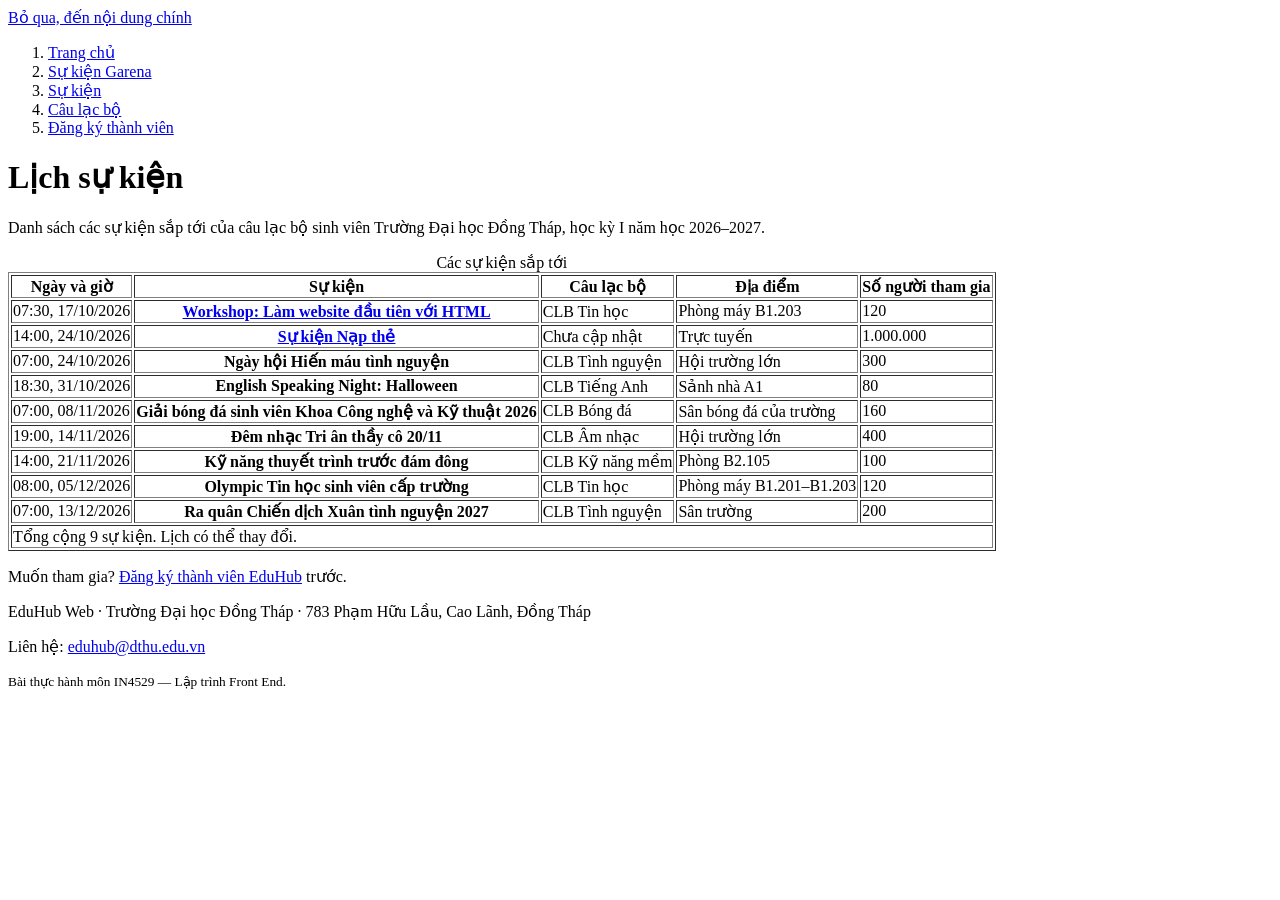
<file: events.html>
<!DOCTYPE html>
<html lang="vi">
  <head>
    <meta charset="utf-8">
    <meta name="viewport" content="width=device-width, initial-scale=1">
    <title>Lịch sự kiện · EduHub Web</title>
    <meta name="description" content="Lịch các sự kiện sắp tới của câu lạc bộ sinh viên Trường Đại học Đồng Tháp, học kỳ I năm học 2026–2027.">
    <!-- Open Graph: thay "ten-tai-khoan" bằng tên tài khoản GitHub sau khi bật GitHub Pages -->
    <meta property="og:type" content="website">
    <meta property="og:site_name" content="EduHub Web">
    <meta property="og:title" content="Lịch sự kiện · EduHub Web">
    <meta property="og:description" content="Lịch các sự kiện sắp tới của câu lạc bộ sinh viên Trường Đại học Đồng Tháp, học kỳ I năm học 2026–2027.">
    <meta property="og:url" content="https://ten-tai-khoan.github.io/eduhub-web/events.html">
    <meta property="og:image" content="https://ten-tai-khoan.github.io/eduhub-web/assets/og-image.png">
    <meta property="og:locale" content="vi_VN">
    <link rel="icon" href="assets/logo.svg" type="image/svg+xml">
  </head>
  <body>
    <a href="#noi-dung">Bỏ qua, đến nội dung chính</a>

    <header>

      <nav aria-label="Điều hướng chính">
        <ol>
          <li><a href="index.html">Trang chủ</a></li>
          <li><a href="https://fconline.garena.vn/">Sự kiện Garena</a></li>
          <li><a href="events.html" aria-current="page">Sự kiện</a></li>
          <li><a href="index.html#cau-lac-bo">Câu lạc bộ</a></li>
          <li><a href="register.html">Đăng ký thành viên</a></li>
        </ol>
      </nav>
      </header>

    <main id="noi-dung">
        <h1>Lịch sự kiện</h1>
        <p>Danh sách các sự kiện sắp tới của câu lạc bộ sinh viên Trường Đại học Đồng Tháp, học kỳ I năm học 2026–2027.</p>

        
<table border="1">
  <caption>Các sự kiện sắp tới</caption>

  <thead>
    <tr>
      <th scope="col">Ngày và giờ</th>
      <th scope="col">Sự kiện</th>
      <th scope="col">Câu lạc bộ</th>
      <th scope="col">Địa điểm</th>
      <th scope="col">Số người tham gia</th>
    </tr>
  </thead>

  <tbody>
    <tr>
      <td>07:30, 17/10/2026</td>
      <th scope="row">
        <a href="event-detail.html">
          Workshop: Làm website đầu tiên với HTML
        </a>
      </th>
      <td>CLB Tin học</td>
      <td>Phòng máy B1.203</td>
      <td>120</td>
    </tr>

    <tr>
      <td>14:00, 24/10/2026</td>
      <th scope="row">
        <a href="https://napthe.vn/"
           target="_blank"
           rel="noopener noreferrer">
          Sự kiện Nạp thẻ
        </a>
      </th>
      <td>Chưa cập nhật</td>
      <td>Trực tuyến</td>
      <td>1.000.000</td>
    </tr>

    <tr>
      <td>07:00, 24/10/2026</td>
      <th scope="row">Ngày hội Hiến máu tình nguyện</th>
      <td>CLB Tình nguyện</td>
      <td>Hội trường lớn</td>
      <td>300</td>
    </tr>

    <tr>
      <td>18:30, 31/10/2026</td>
      <th scope="row">English Speaking Night: Halloween</th>
      <td>CLB Tiếng Anh</td>
      <td>Sảnh nhà A1</td>
      <td>80</td>
    </tr>

    <tr>
      <td>07:00, 08/11/2026</td>
      <th scope="row">
        Giải bóng đá sinh viên Khoa Công nghệ và Kỹ thuật 2026
      </th>
      <td>CLB Bóng đá</td>
      <td>Sân bóng đá của trường</td>
      <td>160</td>
    </tr>

    <tr>
      <td>19:00, 14/11/2026</td>
      <th scope="row">Đêm nhạc Tri ân thầy cô 20/11</th>
      <td>CLB Âm nhạc</td>
      <td>Hội trường lớn</td>
      <td>400</td>
    </tr>

    <tr>
      <td>14:00, 21/11/2026</td>
      <th scope="row">Kỹ năng thuyết trình trước đám đông</th>
      <td>CLB Kỹ năng mềm</td>
      <td>Phòng B2.105</td>
      <td>100</td>
    </tr>

    <tr>
      <td>08:00, 05/12/2026</td>
      <th scope="row">Olympic Tin học sinh viên cấp trường</th>
      <td>CLB Tin học</td>
      <td>Phòng máy B1.201–B1.203</td>
      <td>120</td>
    </tr>

    <tr>
      <td>07:00, 13/12/2026</td>
      <th scope="row">Ra quân Chiến dịch Xuân tình nguyện 2027</th>
      <td>CLB Tình nguyện</td>
      <td>Sân trường</td>
      <td>200</td>
    </tr>
  </tbody>

  <tfoot>
    <tr>
      <td colspan="5">
        Tổng cộng 9 sự kiện.
        Lịch có thể thay đổi.
      </td>
    </tr>
  </tfoot>
</table>

 <p>Muốn tham gia? <a href="register.html">Đăng ký thành viên EduHub</a> trước.</p>
    </main>

    <footer>
      <p>EduHub Web · Trường Đại học Đồng Tháp · 783 Phạm Hữu Lầu, Cao Lãnh, Đồng Tháp</p>
      <p>Liên hệ: <a href="mailto:eduhub@dthu.edu.vn">eduhub@dthu.edu.vn</a></p>
      <p><small>Bài thực hành môn IN4529 — Lập trình Front End.</small></p>
    </footer>
  </body>
</html>
</file>
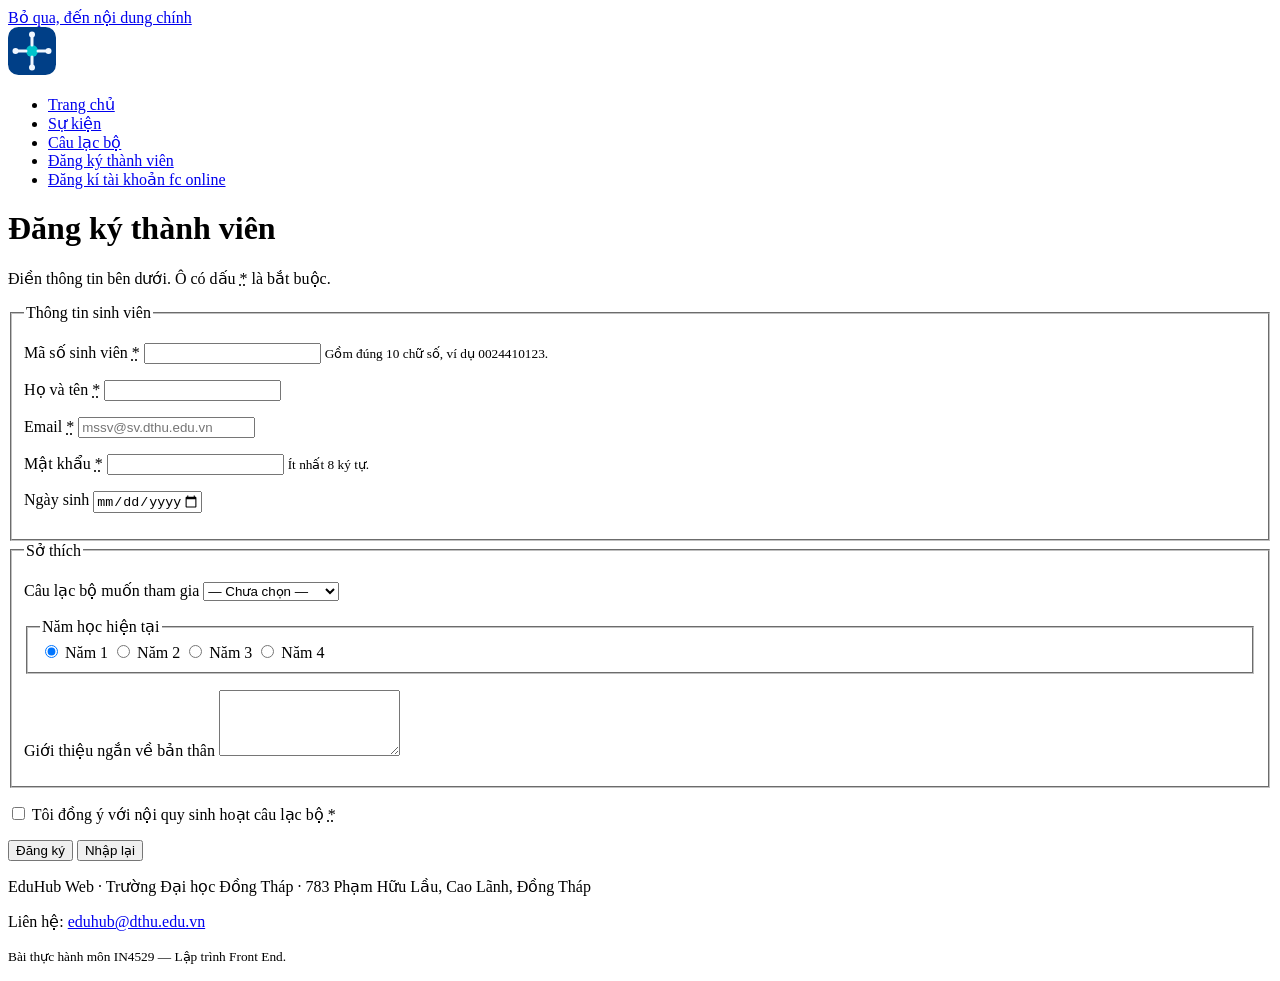
<file: register.html>
<!DOCTYPE html>
<html lang="vi">
<head>
    <meta charset="utf-8">
    <meta name="viewport" content="width=device-width, initial-scale=1">
    <title>Đăng ký thành viên · EduHub Web</title>
    <meta name="description" content="Đăng ký tài khoản thành viên EduHub Web dành cho sinh viên Trường Đại học Đồng Tháp.">
    <!-- Open Graph: thay "ten-tai-khoan" bằng tên tài khoản GitHub sau khi bật GitHub Pages -->
    <meta property="og:type" content="website">
    <meta property="og:site_name" content="EduHub Web">
    <meta property="og:title" content="Đăng ký thành viên · EduHub Web">
    <meta property="og:description" content="Đăng ký tài khoản thành viên EduHub Web dành cho sinh viên Trường Đại học Đồng Tháp.">
    <meta property="og:url" content="https://ten-tai-khoan.github.io/eduhub-web/register.html">
    <meta property="og:image" content="https://ten-tai-khoan.github.io/eduhub-web/assets/og-image.png">
    <meta property="og:locale" content="vi_VN">
    <link rel="icon" href="assets/logo.svg" type="image/svg+xml">
</head>
<body>
    <a href="#noi-dung">Bỏ qua, đến nội dung chính</a>

    <header>
        <a href="index.html">
            <img src="assets/logo.svg" alt="EduHub — về trang chủ" width="48" height="48">
        </a>
        <nav aria-label="Điều hướng chính">
            <ul>
                <li><a href="index.html">Trang chủ</a></li>
                <li><a href="events.html">Sự kiện</a></li>
                <li><a href="index.html#cau-lac-bo">Câu lạc bộ</a></li>
                <li><a href="register.html" aria-current="page">Đăng ký thành viên</a></li>
                <li><a href="https://fconline.garena.vn/">Đăng kí tài khoản fc online</a></li>
            </ul>
        </nav>
    </header>

    <main id="noi-dung">
        <h1>Đăng ký thành viên</h1>
        <p>Điền thông tin bên dưới. Ô có dấu <abbr title="bắt buộc">*</abbr> là bắt buộc.</p>

        <!-- Ch01 chưa có server: form gửi bằng GET để thấy dữ liệu trên thanh địa chỉ. Ch03 sẽ gửi tới API. -->
        <form action="register.html" method="get">
            <fieldset>
                <legend>Thông tin sinh viên</legend>

                <p>
                    <label for="student-id">Mã số sinh viên <abbr title="bắt buộc">*</abbr></label>
                    <input id="student-id" name="studentId" type="text" inputmode="numeric"
                           required pattern="[0-9]{10}" maxlength="10"
                           aria-describedby="student-id-hint" autocomplete="off">
                    <small id="student-id-hint">Gồm đúng 10 chữ số, ví dụ 0024410123.</small>
                </p>

                <p>
                    <label for="full-name">Họ và tên <abbr title="bắt buộc">*</abbr></label>
                    <input id="full-name" name="name" type="text" required minlength="2" maxlength="100" autocomplete="name">
                </p>

                <p>
                    <label for="email">Email <abbr title="bắt buộc">*</abbr></label>
                    <input id="email" name="email" type="email" required autocomplete="email"
                           placeholder="mssv@sv.dthu.edu.vn">
                </p>

                <p>
                    <label for="password">Mật khẩu <abbr title="bắt buộc">*</abbr></label>
                    <input id="password" name="password" type="password" required minlength="8"
                           autocomplete="new-password" aria-describedby="password-hint">
                    <small id="password-hint">Ít nhất 8 ký tự.</small>
                </p>

                <p>
                    <label for="birth-date">Ngày sinh</label>
                    <input id="birth-date" name="birthDate" type="date" min="1980-01-01" max="2010-12-31">
                </p>
            </fieldset>

            <fieldset>
                <legend>Sở thích</legend>

                <p>
                    <label for="club">Câu lạc bộ muốn tham gia</label>
                    <select id="club" name="club">
                        <option value="">— Chưa chọn —</option>
                        <option value="Tin học">CLB Tin học</option>
                        <option value="Tình nguyện">CLB Tình nguyện</option>
                        <option value="Tiếng Anh">CLB Tiếng Anh</option>
                        <option value="Âm nhạc">CLB Âm nhạc</option>
                        <option value="Bóng đá">CLB Bóng đá</option>
                        <option value="Kỹ năng mềm">CLB Kỹ năng mềm</option>
                    </select>
                </p>

                <fieldset>
                    <legend>Năm học hiện tại</legend>
                    <input id="year-1" name="year" type="radio" value="1" checked>
                    <label for="year-1">Năm 1</label>
                    <input id="year-2" name="year" type="radio" value="2">
                    <label for="year-2">Năm 2</label>
                    <input id="year-3" name="year" type="radio" value="3">
                    <label for="year-3">Năm 3</label>
                    <input id="year-4" name="year" type="radio" value="4">
                    <label for="year-4">Năm 4</label>
                </fieldset>

                <p>
                    <label for="intro">Giới thiệu ngắn về bản thân</label>
                    <textarea id="intro" name="intro" rows="4" maxlength="500"></textarea>
                </p>
            </fieldset>

            <p>
                <input id="agree" name="agree" type="checkbox" required>
                <label for="agree">Tôi đồng ý với nội quy sinh hoạt câu lạc bộ <abbr title="bắt buộc">*</abbr></label>
            </p>

            <p>
                <button type="submit">Đăng ký</button>
                <button type="reset">Nhập lại</button>
            </p>
        </form>
    </main>

    <footer>
        <p>EduHub Web · Trường Đại học Đồng Tháp · 783 Phạm Hữu Lầu, Cao Lãnh, Đồng Tháp</p>
        <p>Liên hệ: <a href="mailto:eduhub@dthu.edu.vn">eduhub@dthu.edu.vn</a></p>
        <p><small>Bài thực hành môn IN4529 — Lập trình Front End.</small></p>
    </footer>
</body>
</html>
</file>
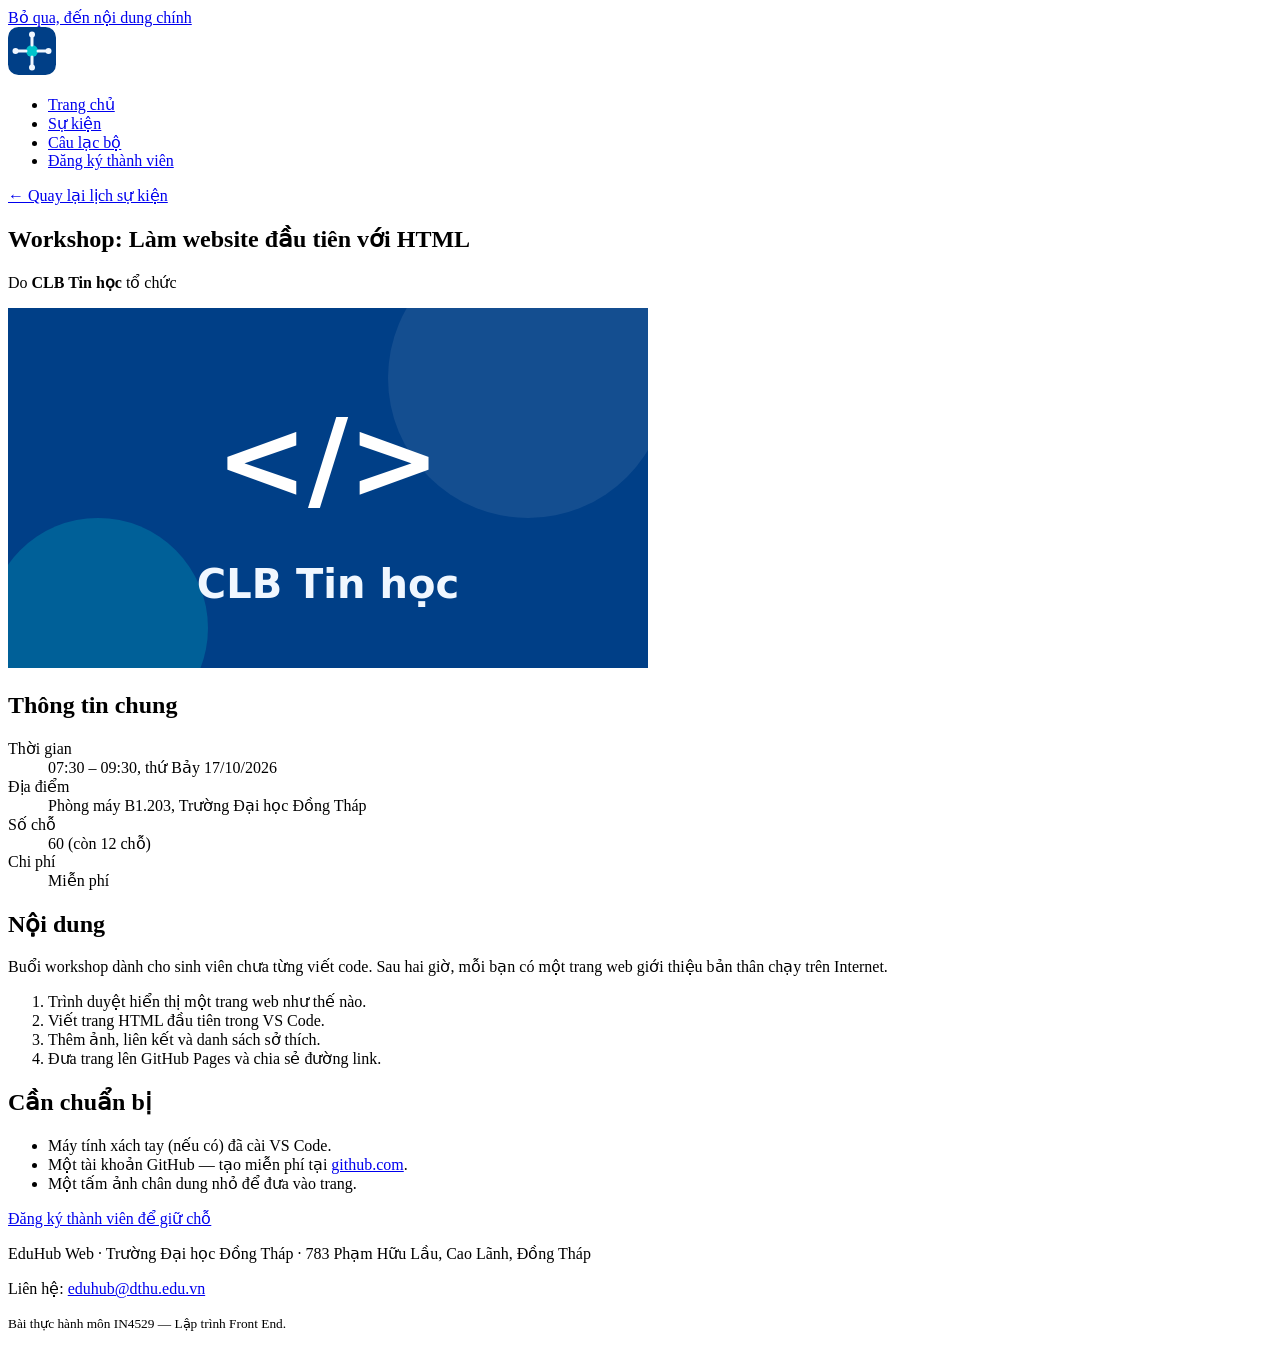
<file: Chuong-01_HTML/solution/event-detail.html>
<!DOCTYPE html>
<html lang="vi">
  <head>
    <meta charset="utf-8">
    <meta name="viewport" content="width=device-width, initial-scale=1">
    <title>Workshop: Làm website đầu tiên với HTML · EduHub Web</title>
    <meta name="description" content="Workshop 2 giờ của CLB Tin học: viết trang web giới thiệu bản thân bằng HTML và đưa lên GitHub Pages. Thứ Bảy 17/10/2026, phòng máy B1.203.">
    <!-- Open Graph: thay "ten-tai-khoan" bằng tên tài khoản GitHub sau khi bật GitHub Pages -->
    <meta property="og:type" content="website">
    <meta property="og:site_name" content="EduHub Web">
    <meta property="og:title" content="Workshop: Làm website đầu tiên với HTML · EduHub Web">
    <meta property="og:description" content="Workshop 2 giờ của CLB Tin học: viết trang web giới thiệu bản thân bằng HTML và đưa lên GitHub Pages. Thứ Bảy 17/10/2026, phòng máy B1.203.">
    <meta property="og:url" content="https://ten-tai-khoan.github.io/eduhub-web/event-detail.html">
    <meta property="og:image" content="https://ten-tai-khoan.github.io/eduhub-web/assets/og-image.png">
    <meta property="og:locale" content="vi_VN">
    <link rel="icon" href="assets/logo.svg" type="image/svg+xml">
  </head>
  <body>
    <a href="#noi-dung">Bỏ qua, đến nội dung chính</a>

    <header>
      <a href="index.html">
        <img src="assets/logo.svg" alt="EduHub — về trang chủ" width="48" height="48">
      </a>
      <nav aria-label="Điều hướng chính">
        <ul>
          <li><a href="index.html">Trang chủ</a></li>
          <li><a href="events.html">Sự kiện</a></li>
          <li><a href="index.html#cau-lac-bo">Câu lạc bộ</a></li>
          <li><a href="register.html">Đăng ký thành viên</a></li>
        </ul>
      </nav>
    </header>

    <main id="noi-dung">
      <article>
        <header>
          <p><a href="events.html">← Quay lại lịch sự kiện</a></p>
          <h1>Workshop: Làm website đầu tiên với HTML</h1>
          <p>Do <strong>CLB Tin học</strong> tổ chức</p>
        </header>

        <img src="assets/club-tin-hoc.svg" alt="Biểu tượng CLB Tin học: dấu thẻ HTML trên nền xanh" width="640" height="360">

        <section aria-labelledby="thong-tin">
          <h2 id="thong-tin">Thông tin chung</h2>
          <dl>
            <dt>Thời gian</dt>
            <dd><time datetime="2026-10-17T07:30+07:00">07:30 – 09:30, thứ Bảy 17/10/2026</time></dd>
            <dt>Địa điểm</dt>
            <dd>Phòng máy B1.203, Trường Đại học Đồng Tháp</dd>
            <dt>Số chỗ</dt>
            <dd>60 (còn 12 chỗ)</dd>
            <dt>Chi phí</dt>
            <dd>Miễn phí</dd>
          </dl>
        </section>

        <section aria-labelledby="noi-dung-workshop">
          <h2 id="noi-dung-workshop">Nội dung</h2>
          <p>
            Buổi workshop dành cho sinh viên chưa từng viết code. Sau hai giờ, mỗi bạn có
            một trang web giới thiệu bản thân chạy trên Internet.
          </p>
          <ol>
            <li>Trình duyệt hiển thị một trang web như thế nào.</li>
            <li>Viết trang HTML đầu tiên trong VS Code.</li>
            <li>Thêm ảnh, liên kết và danh sách sở thích.</li>
            <li>Đưa trang lên GitHub Pages và chia sẻ đường link.</li>
          </ol>
        </section>

        <section aria-labelledby="chuan-bi">
          <h2 id="chuan-bi">Cần chuẩn bị</h2>
          <ul>
            <li>Máy tính xách tay (nếu có) đã cài VS Code.</li>
            <li>Một tài khoản GitHub — tạo miễn phí tại <a href="https://github.com/signup">github.com</a>.</li>
            <li>Một tấm ảnh chân dung nhỏ để đưa vào trang.</li>
          </ul>
        </section>

        <footer>
          <p><a href="register.html">Đăng ký thành viên để giữ chỗ</a></p>
        </footer>
      </article>
    </main>

    <footer>
      <p>EduHub Web · Trường Đại học Đồng Tháp · 783 Phạm Hữu Lầu, Cao Lãnh, Đồng Tháp</p>
      <p>Liên hệ: <a href="mailto:eduhub@dthu.edu.vn">eduhub@dthu.edu.vn</a></p>
      <p><small>Bài thực hành môn IN4529 — Lập trình Front End.</small></p>
    </footer>
  </body>
</html>
</file>
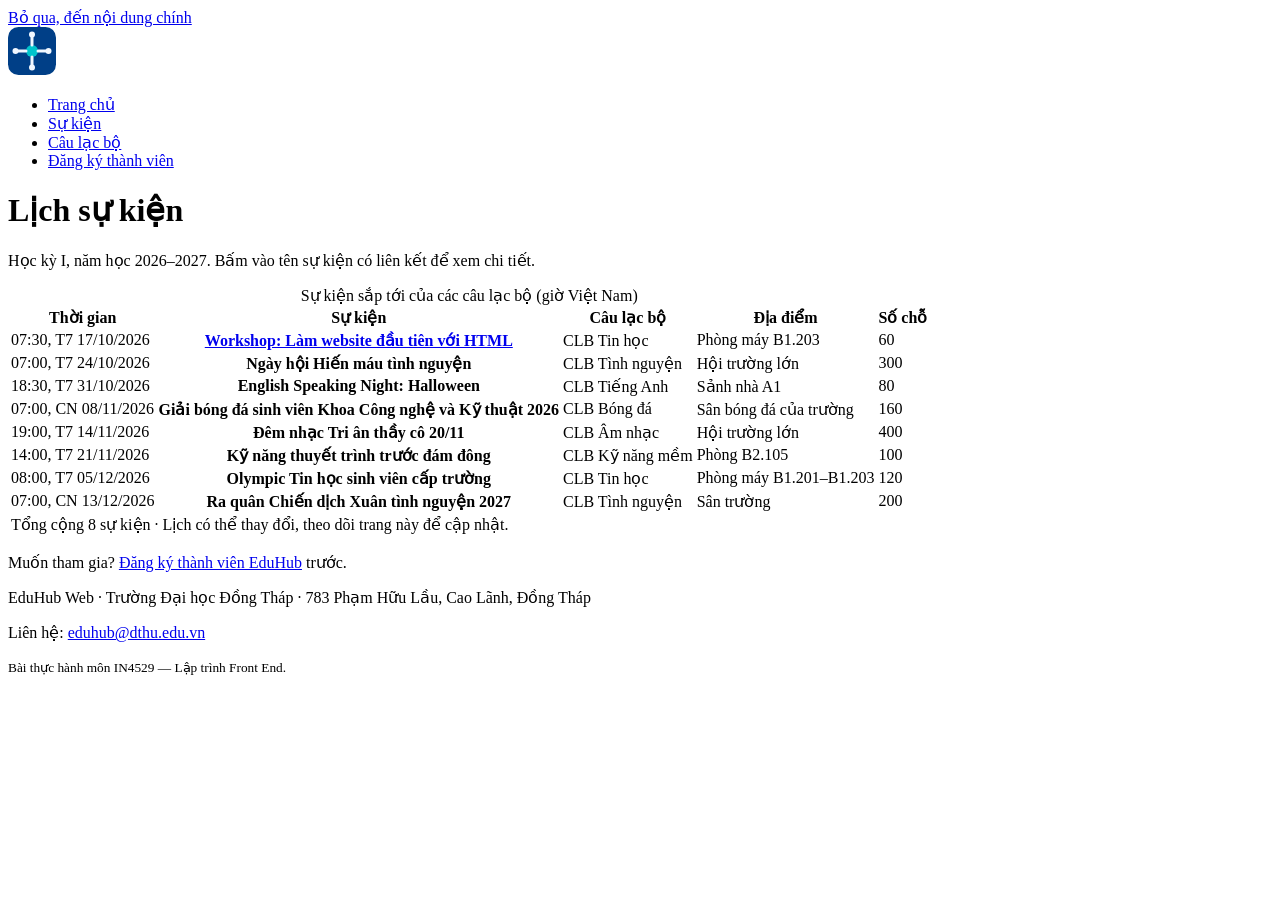
<file: Chuong-01_HTML/solution/events.html>
<!DOCTYPE html>
<html lang="vi">
  <head>
    <meta charset="utf-8">
    <meta name="viewport" content="width=device-width, initial-scale=1">
    <title>Lịch sự kiện · EduHub Web</title>
    <meta name="description" content="Lịch các sự kiện sắp tới của câu lạc bộ sinh viên Trường Đại học Đồng Tháp, học kỳ I năm học 2026–2027.">
    <!-- Open Graph: thay "ten-tai-khoan" bằng tên tài khoản GitHub sau khi bật GitHub Pages -->
    <meta property="og:type" content="website">
    <meta property="og:site_name" content="EduHub Web">
    <meta property="og:title" content="Lịch sự kiện · EduHub Web">
    <meta property="og:description" content="Lịch các sự kiện sắp tới của câu lạc bộ sinh viên Trường Đại học Đồng Tháp, học kỳ I năm học 2026–2027.">
    <meta property="og:url" content="https://ten-tai-khoan.github.io/eduhub-web/events.html">
    <meta property="og:image" content="https://ten-tai-khoan.github.io/eduhub-web/assets/og-image.png">
    <meta property="og:locale" content="vi_VN">
    <link rel="icon" href="assets/logo.svg" type="image/svg+xml">
  </head> 
  <body>
    <a href="#noi-dung">Bỏ qua, đến nội dung chính</a>

    <header>
      <a href="index.html">
        <img src="assets/logo.svg" alt="EduHub — về trang chủ" width="48" height="48">
      </a>
      <nav aria-label="Điều hướng chính">
        <ul>
          <li><a href="index.html">Trang chủ</a></li>
          <li><a href="events.html" aria-current="page">Sự kiện</a></li>
          <li><a href="index.html#cau-lac-bo">Câu lạc bộ</a></li>
          <li><a href="register.html">Đăng ký thành viên</a></li>
        </ul>
      </nav>
    </header>

    <main id="noi-dung">
      <h1>Lịch sự kiện</h1>
      <p>Học kỳ I, năm học 2026–2027. Bấm vào tên sự kiện có liên kết để xem chi tiết.</p>

      <table>
        <caption>Sự kiện sắp tới của các câu lạc bộ (giờ Việt Nam)</caption>
        <thead>
          <tr>
            <th scope="col">Thời gian</th>
            <th scope="col">Sự kiện</th>
            <th scope="col">Câu lạc bộ</th>
            <th scope="col">Địa điểm</th>
            <th scope="col">Số chỗ</th>
          </tr>
        </thead>
        <tbody>
            <tr>
              <td><time datetime="2026-10-17T07:30+07:00">07:30, T7 17/10/2026</time></td>
              <th scope="row"><a href="event-detail.html">Workshop: Làm website đầu tiên với HTML</a></th>
              <td>CLB Tin học</td>
              <td>Phòng máy B1.203</td>
              <td>60</td>
            </tr>
            <tr>
              <td><time datetime="2026-10-24T07:00+07:00">07:00, T7 24/10/2026</time></td>
              <th scope="row">Ngày hội Hiến máu tình nguyện</th>
              <td>CLB Tình nguyện</td>
              <td>Hội trường lớn</td>
              <td>300</td>
            </tr>
            <tr>
              <td><time datetime="2026-10-31T18:30+07:00">18:30, T7 31/10/2026</time></td>
              <th scope="row">English Speaking Night: Halloween</th>
              <td>CLB Tiếng Anh</td>
              <td>Sảnh nhà A1</td>
              <td>80</td>
            </tr>
            <tr>
              <td><time datetime="2026-11-08T07:00+07:00">07:00, CN 08/11/2026</time></td>
              <th scope="row">Giải bóng đá sinh viên Khoa Công nghệ và Kỹ thuật 2026</th>
              <td>CLB Bóng đá</td>
              <td>Sân bóng đá của trường</td>
              <td>160</td>
            </tr>
            <tr>
              <td><time datetime="2026-11-14T19:00+07:00">19:00, T7 14/11/2026</time></td>
              <th scope="row">Đêm nhạc Tri ân thầy cô 20/11</th>
              <td>CLB Âm nhạc</td>
              <td>Hội trường lớn</td>
              <td>400</td>
            </tr>
            <tr>
              <td><time datetime="2026-11-21T14:00+07:00">14:00, T7 21/11/2026</time></td>
              <th scope="row">Kỹ năng thuyết trình trước đám đông</th>
              <td>CLB Kỹ năng mềm</td>
              <td>Phòng B2.105</td>
              <td>100</td>
            </tr>
            <tr>
              <td><time datetime="2026-12-05T08:00+07:00">08:00, T7 05/12/2026</time></td>
              <th scope="row">Olympic Tin học sinh viên cấp trường</th>
              <td>CLB Tin học</td>
              <td>Phòng máy B1.201–B1.203</td>
              <td>120</td>
            </tr>
            <tr>
              <td><time datetime="2026-12-13T07:00+07:00">07:00, CN 13/12/2026</time></td>
              <th scope="row">Ra quân Chiến dịch Xuân tình nguyện 2027</th>
              <td>CLB Tình nguyện</td>
              <td>Sân trường</td>
              <td>200</td>
            </tr>
        </tbody>
        <tfoot>
          <tr>
            <td colspan="5">Tổng cộng 8 sự kiện · Lịch có thể thay đổi, theo dõi trang này để cập nhật.</td>
          </tr>
        </tfoot>
      </table>

      <p>Muốn tham gia? <a href="register.html">Đăng ký thành viên EduHub</a> trước.</p>
    </main>

    <footer>
      <p>EduHub Web · Trường Đại học Đồng Tháp · 783 Phạm Hữu Lầu, Cao Lãnh, Đồng Tháp</p>
      <p>Liên hệ: <a href="mailto:eduhub@dthu.edu.vn">eduhub@dthu.edu.vn</a></p>
      <p><small>Bài thực hành môn IN4529 — Lập trình Front End.</small></p>
    </footer>
  </body>
</html>
</file>
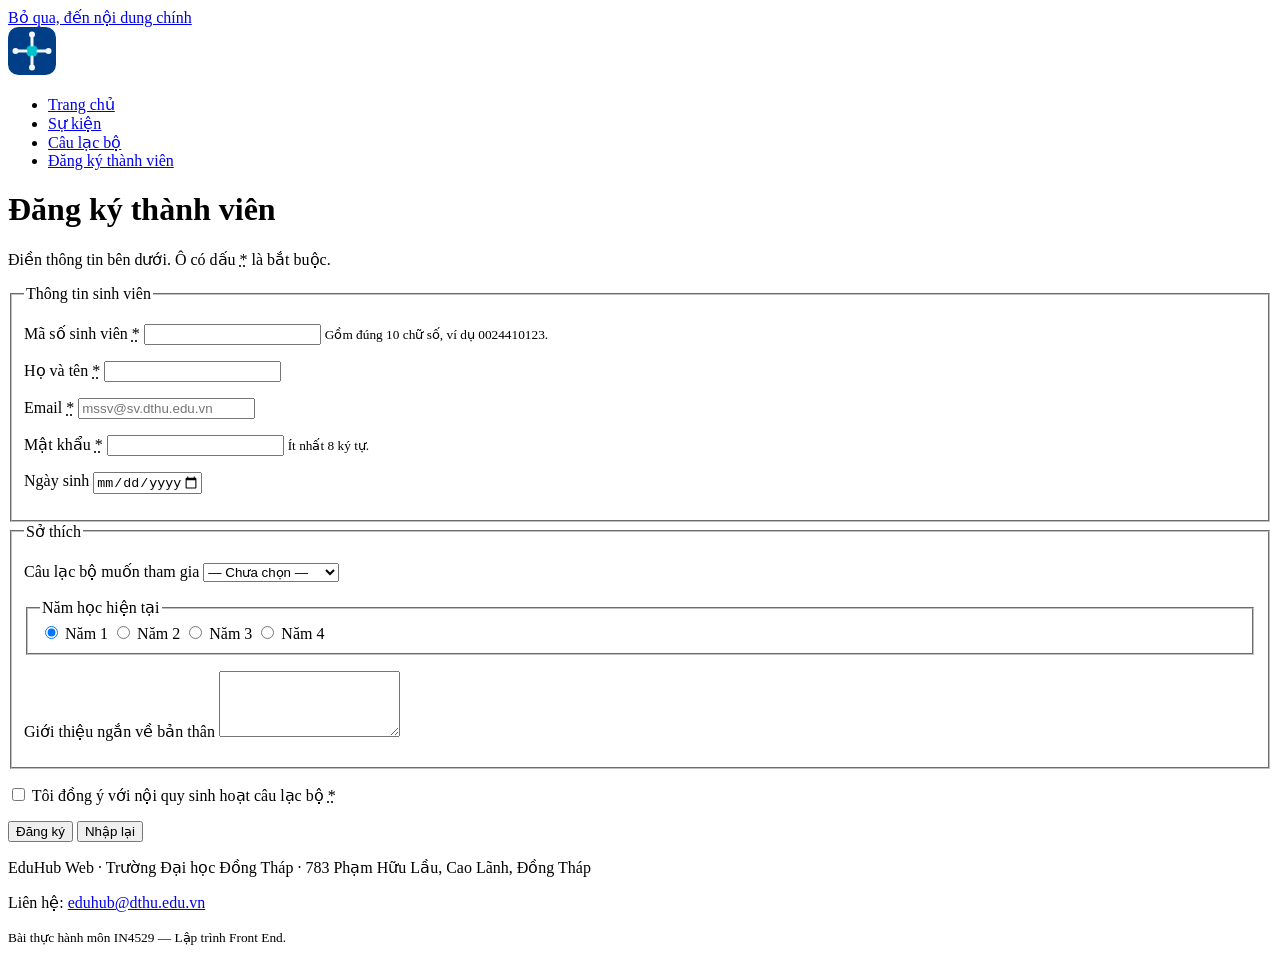
<file: Chuong-01_HTML/solution/register.html>
<!DOCTYPE html>
<html lang="vi">
  <head>
    <meta charset="utf-8">
    <meta name="viewport" content="width=device-width, initial-scale=1">
    <title>Đăng ký thành viên · EduHub Web</title>
    <meta name="description" content="Đăng ký tài khoản thành viên EduHub Web dành cho sinh viên Trường Đại học Đồng Tháp.">
    <!-- Open Graph: thay "ten-tai-khoan" bằng tên tài khoản GitHub sau khi bật GitHub Pages -->
    <meta property="og:type" content="website">
    <meta property="og:site_name" content="EduHub Web">
    <meta property="og:title" content="Đăng ký thành viên · EduHub Web">
    <meta property="og:description" content="Đăng ký tài khoản thành viên EduHub Web dành cho sinh viên Trường Đại học Đồng Tháp.">
    <meta property="og:url" content="https://ten-tai-khoan.github.io/eduhub-web/register.html">
    <meta property="og:image" content="https://ten-tai-khoan.github.io/eduhub-web/assets/og-image.png">
    <meta property="og:locale" content="vi_VN">
    <link rel="icon" href="assets/logo.svg" type="image/svg+xml">
  </head>
  <body>
    <a href="#noi-dung">Bỏ qua, đến nội dung chính</a>

    <header>
      <a href="index.html">
        <img src="assets/logo.svg" alt="EduHub — về trang chủ" width="48" height="48">
      </a>
      <nav aria-label="Điều hướng chính">
        <ul>
          <li><a href="index.html">Trang chủ</a></li>
          <li><a href="events.html">Sự kiện</a></li>
          <li><a href="index.html#cau-lac-bo">Câu lạc bộ</a></li>
          <li><a href="register.html" aria-current="page">Đăng ký thành viên</a></li>
        </ul>
      </nav>
    </header>

    <main id="noi-dung">
      <h1>Đăng ký thành viên</h1>
      <p>Điền thông tin bên dưới. Ô có dấu <abbr title="bắt buộc">*</abbr> là bắt buộc.</p>

      <!-- Ch01 chưa có server: form gửi bằng GET để thấy dữ liệu trên thanh địa chỉ. Ch03 sẽ gửi tới API. -->
      <form action="register.html" method="get">
        <fieldset>
          <legend>Thông tin sinh viên</legend>

          <p>
            <label for="student-id">Mã số sinh viên <abbr title="bắt buộc">*</abbr></label>
            <input id="student-id" name="studentId" type="text" inputmode="numeric"
                   required pattern="[0-9]{10}" maxlength="10"
                   aria-describedby="student-id-hint" autocomplete="off">
            <small id="student-id-hint">Gồm đúng 10 chữ số, ví dụ 0024410123.</small>
          </p>

          <p>
            <label for="full-name">Họ và tên <abbr title="bắt buộc">*</abbr></label>
            <input id="full-name" name="name" type="text" required minlength="2" maxlength="100" autocomplete="name">
          </p>

          <p>
            <label for="email">Email <abbr title="bắt buộc">*</abbr></label>
            <input id="email" name="email" type="email" required autocomplete="email"
                   placeholder="mssv@sv.dthu.edu.vn">
          </p>

          <p>
            <label for="password">Mật khẩu <abbr title="bắt buộc">*</abbr></label>
            <input id="password" name="password" type="password" required minlength="8"
                   autocomplete="new-password" aria-describedby="password-hint">
            <small id="password-hint">Ít nhất 8 ký tự.</small>
          </p>

          <p>
            <label for="birth-date">Ngày sinh</label>
            <input id="birth-date" name="birthDate" type="date" min="1980-01-01" max="2010-12-31">
          </p>
        </fieldset>

        <fieldset>
          <legend>Sở thích</legend>

          <p>
            <label for="club">Câu lạc bộ muốn tham gia</label>
            <select id="club" name="club">
              <option value="">— Chưa chọn —</option>
              <option value="Tin học">CLB Tin học</option>
              <option value="Tình nguyện">CLB Tình nguyện</option>
              <option value="Tiếng Anh">CLB Tiếng Anh</option>
              <option value="Âm nhạc">CLB Âm nhạc</option>
              <option value="Bóng đá">CLB Bóng đá</option>
              <option value="Kỹ năng mềm">CLB Kỹ năng mềm</option>
            </select>
          </p>

          <fieldset>
            <legend>Năm học hiện tại</legend>
            <input id="year-1" name="year" type="radio" value="1" checked>
            <label for="year-1">Năm 1</label>
            <input id="year-2" name="year" type="radio" value="2">
            <label for="year-2">Năm 2</label>
            <input id="year-3" name="year" type="radio" value="3">
            <label for="year-3">Năm 3</label>
            <input id="year-4" name="year" type="radio" value="4">
            <label for="year-4">Năm 4</label>
          </fieldset>

          <p>
            <label for="intro">Giới thiệu ngắn về bản thân</label>
            <textarea id="intro" name="intro" rows="4" maxlength="500"></textarea>
          </p>
        </fieldset>

        <p>
          <input id="agree" name="agree" type="checkbox" required>
          <label for="agree">Tôi đồng ý với nội quy sinh hoạt câu lạc bộ <abbr title="bắt buộc">*</abbr></label>
        </p>

        <p>
          <button type="submit">Đăng ký</button>
          <button type="reset">Nhập lại</button>
        </p>
      </form>
    </main>

    <footer>
      <p>EduHub Web · Trường Đại học Đồng Tháp · 783 Phạm Hữu Lầu, Cao Lãnh, Đồng Tháp</p>
      <p>Liên hệ: <a href="mailto:eduhub@dthu.edu.vn">eduhub@dthu.edu.vn</a></p>
      <p><small>Bài thực hành môn IN4529 — Lập trình Front End.</small></p>
    </footer>
  </body>
</html>
</file>
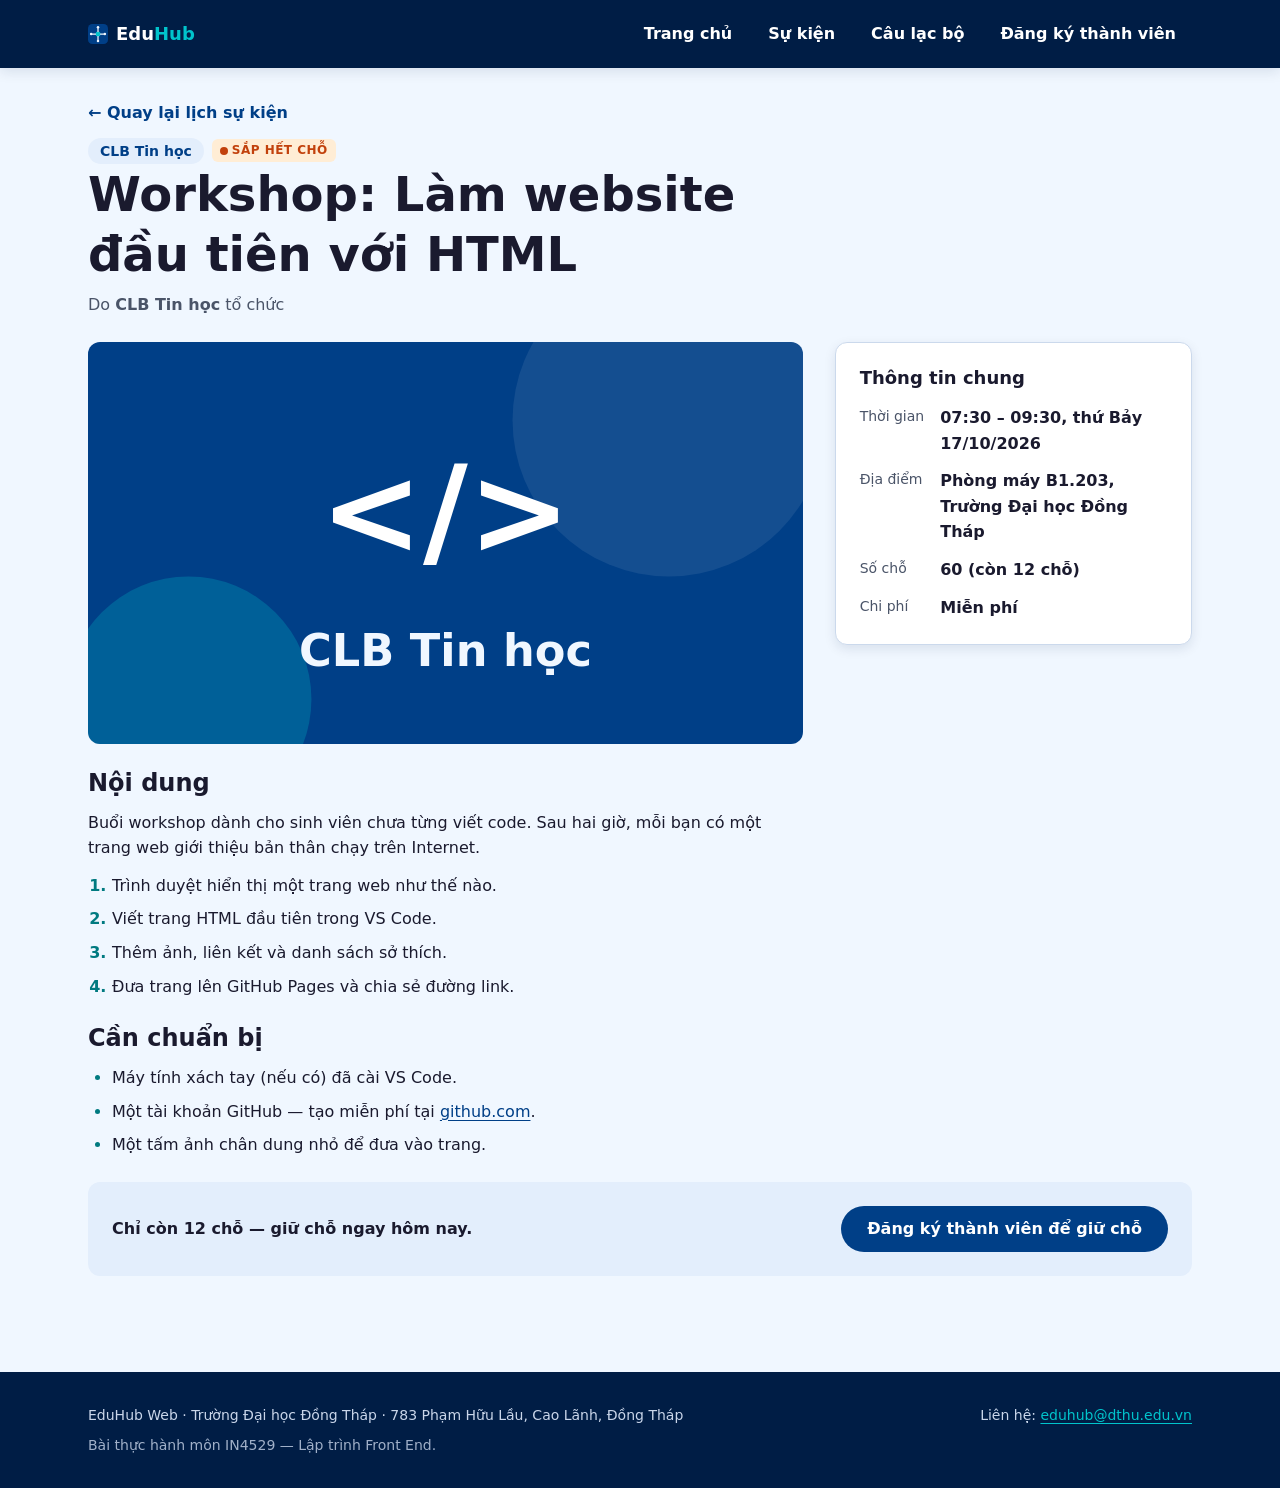
<file: Chuong-02_CSS-hien-dai-Responsive/solution/event-detail.html>
<!DOCTYPE html>
<html lang="vi">
  <head>
    <meta charset="utf-8">
    <meta name="viewport" content="width=device-width, initial-scale=1">
    <title>Workshop: Làm website đầu tiên với HTML · EduHub Web</title>
    <meta name="description" content="Workshop 2 giờ của CLB Tin học: viết trang web giới thiệu bản thân bằng HTML và đưa lên GitHub Pages. Thứ Bảy 17/10/2026, phòng máy B1.203.">
    <!-- Open Graph: thay "ten-tai-khoan" bằng tên tài khoản GitHub sau khi bật GitHub Pages -->
    <meta property="og:type" content="website">
    <meta property="og:site_name" content="EduHub Web">
    <meta property="og:title" content="Workshop: Làm website đầu tiên với HTML · EduHub Web">
    <meta property="og:description" content="Workshop 2 giờ của CLB Tin học: viết trang web giới thiệu bản thân bằng HTML và đưa lên GitHub Pages. Thứ Bảy 17/10/2026, phòng máy B1.203.">
    <meta property="og:url" content="https://ten-tai-khoan.github.io/eduhub-web/event-detail.html">
    <meta property="og:image" content="https://ten-tai-khoan.github.io/eduhub-web/assets/og-image.png">
    <meta property="og:locale" content="vi_VN">
    <meta name="theme-color" content="#001D45">
    <link rel="icon" href="assets/logo.svg" type="image/svg+xml">
    <!-- Ch02: một tệp CSS duy nhất, main.css tự @import các lớp còn lại -->
    <link rel="stylesheet" href="css/main.css">
  </head>
  <body>
    <a class="skip-link" href="#noi-dung">Bỏ qua, đến nội dung chính</a>

    <header class="site-header">
      <div class="container site-header__inner">
        <a class="brand" href="index.html">
          <img class="brand__logo" src="assets/logo.svg" alt="" width="48" height="48">
          <span class="brand__name">Edu<span>Hub</span></span>
        </a>
        <nav class="site-nav" aria-label="Điều hướng chính">
          <ul class="site-nav__list">
          <li><a class="site-nav__link" href="index.html">Trang chủ</a></li>
          <li><a class="site-nav__link" href="events.html">Sự kiện</a></li>
          <li><a class="site-nav__link" href="index.html#cau-lac-bo">Câu lạc bộ</a></li>
          <li><a class="site-nav__link" href="register.html">Đăng ký thành viên</a></li>
          </ul>
        </nav>
      </div>
    </header>

    <main id="noi-dung" class="container page">
      <article class="detail">
        <header class="detail__head">
          <a class="back-link" href="events.html">← Quay lại lịch sự kiện</a>
          <p class="card__meta"><span class="tag">CLB Tin học</span> <span class="badge badge--hot">Sắp hết chỗ</span></p>
          <h1>Workshop: Làm website đầu tiên với HTML</h1>
          <p class="detail__organizer">Do <strong>CLB Tin học</strong> tổ chức</p>
        </header>

        <img class="detail__media" src="assets/club-tin-hoc.svg" alt="Biểu tượng CLB Tin học: dấu thẻ HTML trên nền xanh" width="640" height="360">

        <section class="detail__info info-card" aria-labelledby="thong-tin">
          <h2 id="thong-tin">Thông tin chung</h2>
          <dl>
            <dt>Thời gian</dt>
            <dd><time datetime="2026-10-17T07:30+07:00">07:30 – 09:30, thứ Bảy 17/10/2026</time></dd>
            <dt>Địa điểm</dt>
            <dd>Phòng máy B1.203, Trường Đại học Đồng Tháp</dd>
            <dt>Số chỗ</dt>
            <dd>60 (còn 12 chỗ)</dd>
            <dt>Chi phí</dt>
            <dd>Miễn phí</dd>
          </dl>
        </section>

        <section class="detail__content prose" aria-labelledby="noi-dung-workshop">
          <h2 id="noi-dung-workshop">Nội dung</h2>
          <p>
            Buổi workshop dành cho sinh viên chưa từng viết code. Sau hai giờ, mỗi bạn có
            một trang web giới thiệu bản thân chạy trên Internet.
          </p>
          <ol>
            <li>Trình duyệt hiển thị một trang web như thế nào.</li>
            <li>Viết trang HTML đầu tiên trong VS Code.</li>
            <li>Thêm ảnh, liên kết và danh sách sở thích.</li>
            <li>Đưa trang lên GitHub Pages và chia sẻ đường link.</li>
          </ol>
        </section>

        <section class="detail__prep prose" aria-labelledby="chuan-bi">
          <h2 id="chuan-bi">Cần chuẩn bị</h2>
          <ul>
            <li>Máy tính xách tay (nếu có) đã cài VS Code.</li>
            <li>Một tài khoản GitHub — tạo miễn phí tại <a href="https://github.com/signup">github.com</a>.</li>
            <li>Một tấm ảnh chân dung nhỏ để đưa vào trang.</li>
          </ul>
        </section>

        <footer class="detail__foot cta">
          <p>Chỉ còn 12 chỗ — giữ chỗ ngay hôm nay.</p>
          <a class="btn btn--primary" href="register.html">Đăng ký thành viên để giữ chỗ</a>
        </footer>
      </article>
    </main>

    <footer class="site-footer">
      <div class="container site-footer__inner">
        <p>EduHub Web · Trường Đại học Đồng Tháp · 783 Phạm Hữu Lầu, Cao Lãnh, Đồng Tháp</p>
        <p>Liên hệ: <a href="mailto:eduhub@dthu.edu.vn">eduhub@dthu.edu.vn</a></p>
        <p><small>Bài thực hành môn IN4529 — Lập trình Front End.</small></p>
      </div>
    </footer>
  </body>
</html>
</file>
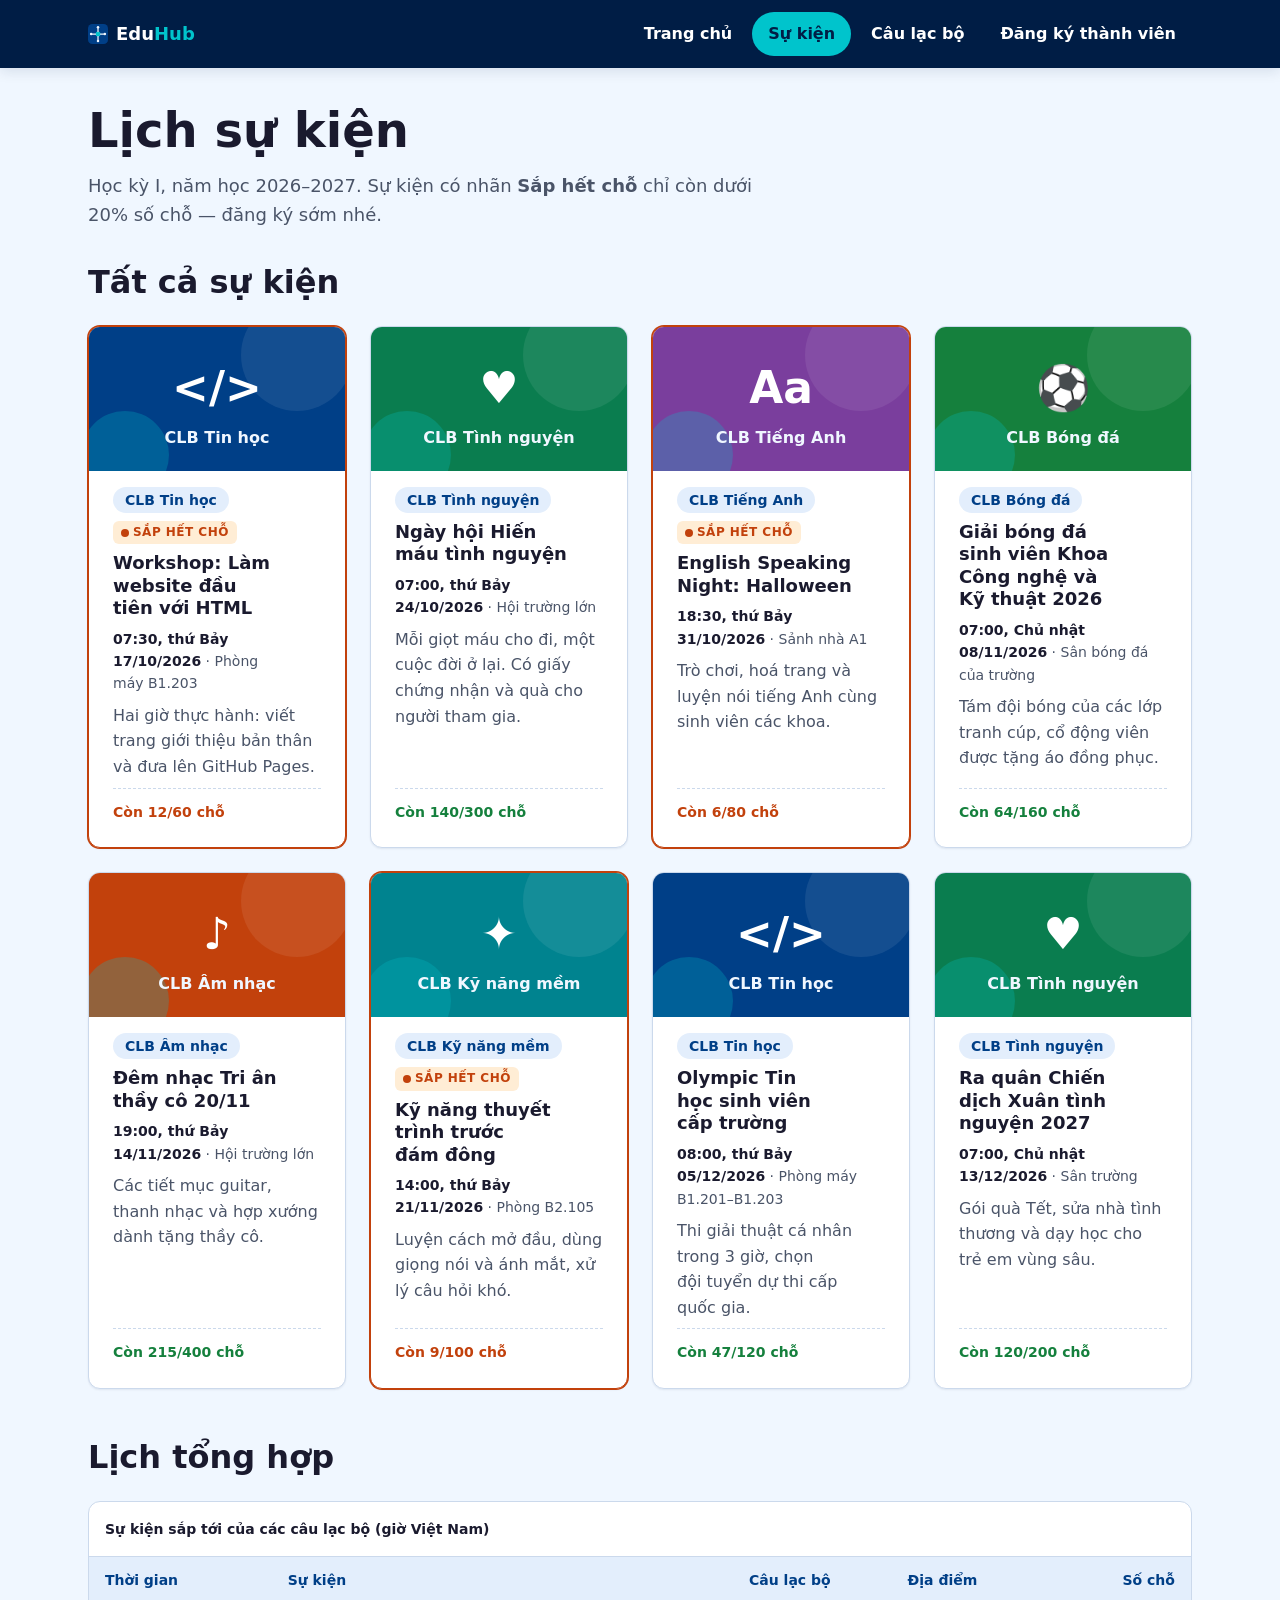
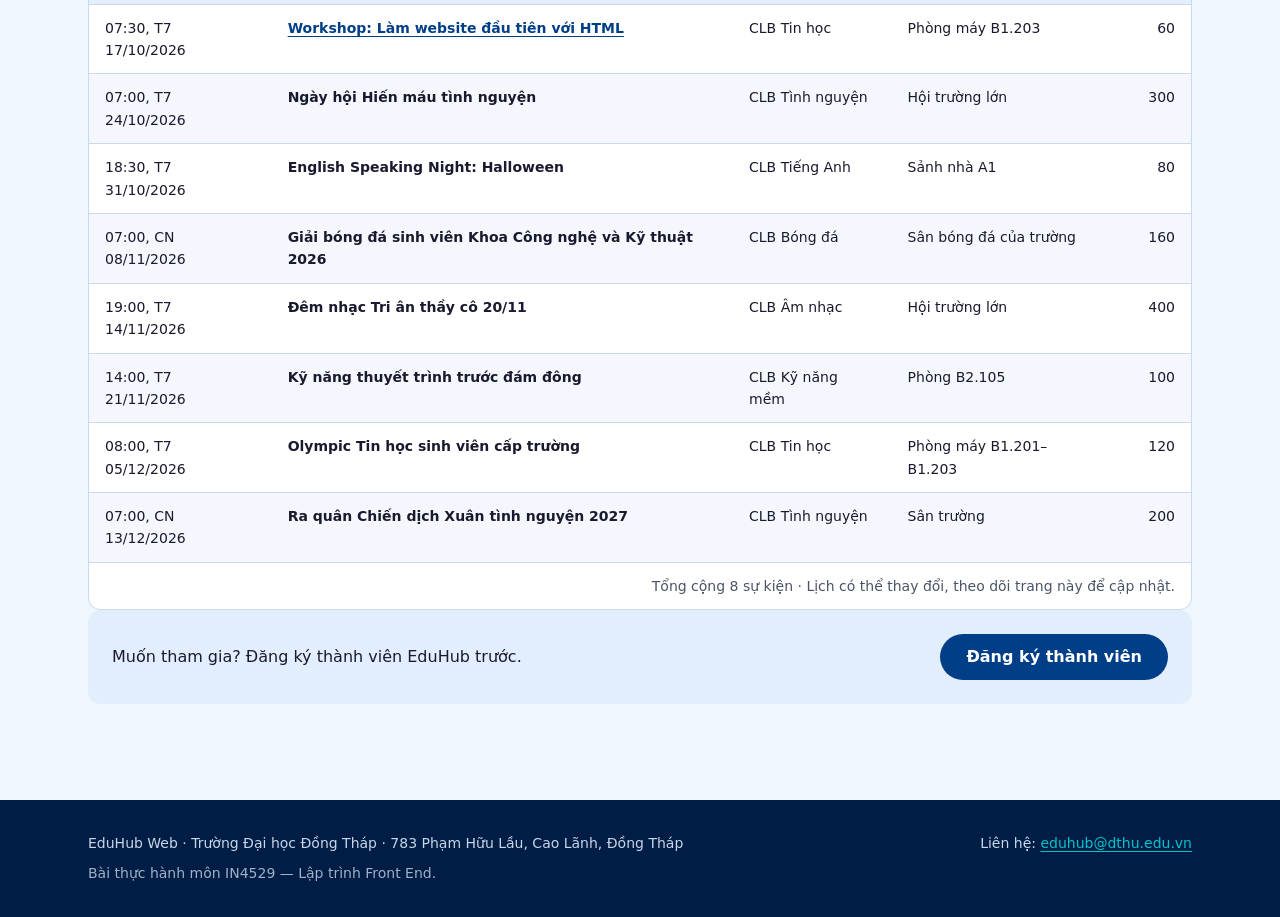
<file: Chuong-02_CSS-hien-dai-Responsive/solution/events.html>
<!DOCTYPE html>
<html lang="vi">
  <head>
    <meta charset="utf-8">
    <meta name="viewport" content="width=device-width, initial-scale=1">
    <title>Lịch sự kiện · EduHub Web</title>
    <meta name="description" content="Lịch các sự kiện sắp tới của câu lạc bộ sinh viên Trường Đại học Đồng Tháp, học kỳ I năm học 2026–2027.">
    <!-- Open Graph: thay "ten-tai-khoan" bằng tên tài khoản GitHub sau khi bật GitHub Pages -->
    <meta property="og:type" content="website">
    <meta property="og:site_name" content="EduHub Web">
    <meta property="og:title" content="Lịch sự kiện · EduHub Web">
    <meta property="og:description" content="Lịch các sự kiện sắp tới của câu lạc bộ sinh viên Trường Đại học Đồng Tháp, học kỳ I năm học 2026–2027.">
    <meta property="og:url" content="https://ten-tai-khoan.github.io/eduhub-web/events.html">
    <meta property="og:image" content="https://ten-tai-khoan.github.io/eduhub-web/assets/og-image.png">
    <meta property="og:locale" content="vi_VN">
    <meta name="theme-color" content="#001D45">
    <link rel="icon" href="assets/logo.svg" type="image/svg+xml">
    <!-- Ch02: một tệp CSS duy nhất, main.css tự @import các lớp còn lại -->
    <link rel="stylesheet" href="css/main.css">
  </head>
  <body>
    <a class="skip-link" href="#noi-dung">Bỏ qua, đến nội dung chính</a>

    <header class="site-header">
      <div class="container site-header__inner">
        <a class="brand" href="index.html">
          <img class="brand__logo" src="assets/logo.svg" alt="" width="48" height="48">
          <span class="brand__name">Edu<span>Hub</span></span>
        </a>
        <nav class="site-nav" aria-label="Điều hướng chính">
          <ul class="site-nav__list">
          <li><a class="site-nav__link" href="index.html">Trang chủ</a></li>
          <li><a class="site-nav__link" href="events.html" aria-current="page">Sự kiện</a></li>
          <li><a class="site-nav__link" href="index.html#cau-lac-bo">Câu lạc bộ</a></li>
          <li><a class="site-nav__link" href="register.html">Đăng ký thành viên</a></li>
          </ul>
        </nav>
      </div>
    </header>

    <main id="noi-dung" class="container page">
      <h1>Lịch sự kiện</h1>
      <p class="page__intro">Học kỳ I, năm học 2026–2027. Sự kiện có nhãn <strong>Sắp hết chỗ</strong> chỉ còn dưới 20% số chỗ — đăng ký sớm nhé.</p>

      <section aria-labelledby="danh-sach">
        <h2 id="danh-sach" class="section__head">Tất cả sự kiện</h2>
        <!-- Ch03 sẽ thay các card tĩnh này bằng dữ liệu từ GET /api/events -->
        <div class="card-grid">
        <article class="card event-card">
          <img class="card__media" src="assets/club-tin-hoc.svg" alt="Biểu tượng CLB Tin học" width="640" height="360" loading="lazy">
          <div class="card__body">
            <p class="card__meta"><span class="tag">CLB Tin học</span> <span class="badge badge--hot">Sắp hết chỗ</span></p>
            <h3 class="card__title"><a href="event-detail.html">Workshop: Làm website đầu tiên với HTML</a></h3>
            <p class="event-card__info"><time datetime="2026-10-17T07:30+07:00">07:30, thứ Bảy 17/10/2026</time> · Phòng máy B1.203</p>
            <p class="card__text">Hai giờ thực hành: viết trang giới thiệu bản thân và đưa lên GitHub Pages.</p>
            <p class="event-card__seats">Còn 12/60 chỗ</p>
          </div>
        </article>

        <article class="card event-card">
          <img class="card__media" src="assets/club-tinh-nguyen.svg" alt="Biểu tượng CLB Tình nguyện" width="640" height="360" loading="lazy">
          <div class="card__body">
            <p class="card__meta"><span class="tag">CLB Tình nguyện</span></p>
            <h3 class="card__title"><a href="events.html">Ngày hội Hiến máu tình nguyện</a></h3>
            <p class="event-card__info"><time datetime="2026-10-24T07:00+07:00">07:00, thứ Bảy 24/10/2026</time> · Hội trường lớn</p>
            <p class="card__text">Mỗi giọt máu cho đi, một cuộc đời ở lại. Có giấy chứng nhận và quà cho người tham gia.</p>
            <p class="event-card__seats">Còn 140/300 chỗ</p>
          </div>
        </article>

        <article class="card event-card">
          <img class="card__media" src="assets/club-tieng-anh.svg" alt="Biểu tượng CLB Tiếng Anh" width="640" height="360" loading="lazy">
          <div class="card__body">
            <p class="card__meta"><span class="tag">CLB Tiếng Anh</span> <span class="badge badge--hot">Sắp hết chỗ</span></p>
            <h3 class="card__title"><a href="events.html">English Speaking Night: Halloween</a></h3>
            <p class="event-card__info"><time datetime="2026-10-31T18:30+07:00">18:30, thứ Bảy 31/10/2026</time> · Sảnh nhà A1</p>
            <p class="card__text">Trò chơi, hoá trang và luyện nói tiếng Anh cùng sinh viên các khoa.</p>
            <p class="event-card__seats">Còn 6/80 chỗ</p>
          </div>
        </article>

        <article class="card event-card">
          <img class="card__media" src="assets/club-bong-da.svg" alt="Biểu tượng CLB Bóng đá" width="640" height="360" loading="lazy">
          <div class="card__body">
            <p class="card__meta"><span class="tag">CLB Bóng đá</span></p>
            <h3 class="card__title"><a href="events.html">Giải bóng đá sinh viên Khoa Công nghệ và Kỹ thuật 2026</a></h3>
            <p class="event-card__info"><time datetime="2026-11-08T07:00+07:00">07:00, Chủ nhật 08/11/2026</time> · Sân bóng đá của trường</p>
            <p class="card__text">Tám đội bóng của các lớp tranh cúp, cổ động viên được tặng áo đồng phục.</p>
            <p class="event-card__seats">Còn 64/160 chỗ</p>
          </div>
        </article>

        <article class="card event-card">
          <img class="card__media" src="assets/club-am-nhac.svg" alt="Biểu tượng CLB Âm nhạc" width="640" height="360" loading="lazy">
          <div class="card__body">
            <p class="card__meta"><span class="tag">CLB Âm nhạc</span></p>
            <h3 class="card__title"><a href="events.html">Đêm nhạc Tri ân thầy cô 20/11</a></h3>
            <p class="event-card__info"><time datetime="2026-11-14T19:00+07:00">19:00, thứ Bảy 14/11/2026</time> · Hội trường lớn</p>
            <p class="card__text">Các tiết mục guitar, thanh nhạc và hợp xướng dành tặng thầy cô.</p>
            <p class="event-card__seats">Còn 215/400 chỗ</p>
          </div>
        </article>

        <article class="card event-card">
          <img class="card__media" src="assets/club-ky-nang-mem.svg" alt="Biểu tượng CLB Kỹ năng mềm" width="640" height="360" loading="lazy">
          <div class="card__body">
            <p class="card__meta"><span class="tag">CLB Kỹ năng mềm</span> <span class="badge badge--hot">Sắp hết chỗ</span></p>
            <h3 class="card__title"><a href="events.html">Kỹ năng thuyết trình trước đám đông</a></h3>
            <p class="event-card__info"><time datetime="2026-11-21T14:00+07:00">14:00, thứ Bảy 21/11/2026</time> · Phòng B2.105</p>
            <p class="card__text">Luyện cách mở đầu, dùng giọng nói và ánh mắt, xử lý câu hỏi khó.</p>
            <p class="event-card__seats">Còn 9/100 chỗ</p>
          </div>
        </article>

        <article class="card event-card">
          <img class="card__media" src="assets/club-tin-hoc.svg" alt="Biểu tượng CLB Tin học" width="640" height="360" loading="lazy">
          <div class="card__body">
            <p class="card__meta"><span class="tag">CLB Tin học</span></p>
            <h3 class="card__title"><a href="events.html">Olympic Tin học sinh viên cấp trường</a></h3>
            <p class="event-card__info"><time datetime="2026-12-05T08:00+07:00">08:00, thứ Bảy 05/12/2026</time> · Phòng máy B1.201–B1.203</p>
            <p class="card__text">Thi giải thuật cá nhân trong 3 giờ, chọn đội tuyển dự thi cấp quốc gia.</p>
            <p class="event-card__seats">Còn 47/120 chỗ</p>
          </div>
        </article>

        <article class="card event-card">
          <img class="card__media" src="assets/club-tinh-nguyen.svg" alt="Biểu tượng CLB Tình nguyện" width="640" height="360" loading="lazy">
          <div class="card__body">
            <p class="card__meta"><span class="tag">CLB Tình nguyện</span></p>
            <h3 class="card__title"><a href="events.html">Ra quân Chiến dịch Xuân tình nguyện 2027</a></h3>
            <p class="event-card__info"><time datetime="2026-12-13T07:00+07:00">07:00, Chủ nhật 13/12/2026</time> · Sân trường</p>
            <p class="card__text">Gói quà Tết, sửa nhà tình thương và dạy học cho trẻ em vùng sâu.</p>
            <p class="event-card__seats">Còn 120/200 chỗ</p>
          </div>
        </article>
        </div>
      </section>

      <section class="section" aria-labelledby="lich-tong-hop">
        <h2 id="lich-tong-hop" class="section__head">Lịch tổng hợp</h2>
        <!-- Bảng rộng hơn màn hình điện thoại: chỉ khung này cuộn ngang, cả trang thì không -->
        <div class="table-wrap" tabindex="0">
          <table class="table">
            <caption>Sự kiện sắp tới của các câu lạc bộ (giờ Việt Nam)</caption>
            <thead>
              <tr>
                <th scope="col">Thời gian</th>
                <th scope="col">Sự kiện</th>
                <th scope="col">Câu lạc bộ</th>
                <th scope="col">Địa điểm</th>
                <th scope="col">Số chỗ</th>
              </tr>
            </thead>
            <tbody>
              <tr>
                <td><time datetime="2026-10-17T07:30+07:00">07:30, T7 17/10/2026</time></td>
                <th scope="row"><a href="event-detail.html">Workshop: Làm website đầu tiên với HTML</a></th>
                <td>CLB Tin học</td>
                <td>Phòng máy B1.203</td>
                <td>60</td>
              </tr>
              <tr>
                <td><time datetime="2026-10-24T07:00+07:00">07:00, T7 24/10/2026</time></td>
                <th scope="row">Ngày hội Hiến máu tình nguyện</th>
                <td>CLB Tình nguyện</td>
                <td>Hội trường lớn</td>
                <td>300</td>
              </tr>
              <tr>
                <td><time datetime="2026-10-31T18:30+07:00">18:30, T7 31/10/2026</time></td>
                <th scope="row">English Speaking Night: Halloween</th>
                <td>CLB Tiếng Anh</td>
                <td>Sảnh nhà A1</td>
                <td>80</td>
              </tr>
              <tr>
                <td><time datetime="2026-11-08T07:00+07:00">07:00, CN 08/11/2026</time></td>
                <th scope="row">Giải bóng đá sinh viên Khoa Công nghệ và Kỹ thuật 2026</th>
                <td>CLB Bóng đá</td>
                <td>Sân bóng đá của trường</td>
                <td>160</td>
              </tr>
              <tr>
                <td><time datetime="2026-11-14T19:00+07:00">19:00, T7 14/11/2026</time></td>
                <th scope="row">Đêm nhạc Tri ân thầy cô 20/11</th>
                <td>CLB Âm nhạc</td>
                <td>Hội trường lớn</td>
                <td>400</td>
              </tr>
              <tr>
                <td><time datetime="2026-11-21T14:00+07:00">14:00, T7 21/11/2026</time></td>
                <th scope="row">Kỹ năng thuyết trình trước đám đông</th>
                <td>CLB Kỹ năng mềm</td>
                <td>Phòng B2.105</td>
                <td>100</td>
              </tr>
              <tr>
                <td><time datetime="2026-12-05T08:00+07:00">08:00, T7 05/12/2026</time></td>
                <th scope="row">Olympic Tin học sinh viên cấp trường</th>
                <td>CLB Tin học</td>
                <td>Phòng máy B1.201–B1.203</td>
                <td>120</td>
              </tr>
              <tr>
                <td><time datetime="2026-12-13T07:00+07:00">07:00, CN 13/12/2026</time></td>
                <th scope="row">Ra quân Chiến dịch Xuân tình nguyện 2027</th>
                <td>CLB Tình nguyện</td>
                <td>Sân trường</td>
                <td>200</td>
              </tr>
            </tbody>
            <tfoot>
              <tr>
                <td colspan="5">Tổng cộng 8 sự kiện · Lịch có thể thay đổi, theo dõi trang này để cập nhật.</td>
              </tr>
            </tfoot>
          </table>
        </div>
      </section>

      <p class="cta section">
        <span>Muốn tham gia? Đăng ký thành viên EduHub trước.</span>
        <a class="btn btn--primary" href="register.html">Đăng ký thành viên</a>
      </p>
    </main>

    <footer class="site-footer">
      <div class="container site-footer__inner">
        <p>EduHub Web · Trường Đại học Đồng Tháp · 783 Phạm Hữu Lầu, Cao Lãnh, Đồng Tháp</p>
        <p>Liên hệ: <a href="mailto:eduhub@dthu.edu.vn">eduhub@dthu.edu.vn</a></p>
        <p><small>Bài thực hành môn IN4529 — Lập trình Front End.</small></p>
      </div>
    </footer>
  </body>
</html>
</file>
<file: Chuong-02_CSS-hien-dai-Responsive/solution/css/main.css>
/* ==========================================================================
   main.css — tệp duy nhất mà HTML liên kết tới
   @layer khai báo thứ tự ưu tiên: lớp viết SAU thắng lớp viết TRƯỚC,
   bất kể specificity của selector. Nhờ vậy components luôn thắng base.
   ========================================================================== */

@layer tokens, base, layout, components;

/* @import phải đứng đầu tệp (chỉ sau dòng @layer ở trên) */
@import url("tokens.css") layer(tokens);
@import url("base.css") layer(base);
@import url("layout.css") layer(layout);
@import url("components.css") layer(components);
</file>
<file: Chuong-03_JavaScript-hien-dai-DOM-Code/solution/css/main.css>
/* ==========================================================================
   main.css — tệp duy nhất mà HTML liên kết tới
   @layer khai báo thứ tự ưu tiên: lớp viết SAU thắng lớp viết TRƯỚC,
   bất kể specificity của selector. Nhờ vậy components luôn thắng base.
   ========================================================================== */

@layer tokens, base, layout, components;

/* @import phải đứng đầu tệp (chỉ sau dòng @layer ở trên) */
@import url("tokens.css") layer(tokens);
@import url("base.css") layer(base);
@import url("layout.css") layer(layout);
@import url("components.css") layer(components);
</file>
<file: practical-test-ch01-03/practical-test-ch01-03/site/css/style.css>
/* Câu 1b: viết CSS tại đây */
:root {
  --color-primary: #006CB4;
  --color-danger: #E40C24;
  --space-sm: 8px;
  --space-md: 16px;
  --space-lg: 24px;
}

*, *::before, *::after {
  box-sizing: border-box;
}

body {
  margin: 0;
  font-family: system-ui, sans-serif;
  line-height: 1.5;
}

/* Header: Flexbox, logo trái, menu phải */
.site-header {
  display: flex;
  justify-content: space-between;
  align-items: center;
  flex-wrap: wrap;
  gap: var(--space-sm);
  padding: var(--space-md);
  background: var(--color-primary);
  color: #fff;
}
.site-header a { color: #fff; text-decoration: none; }
.menu {
  display: flex;
  gap: var(--space-md);
  list-style: none;
  margin: 0;
  padding: 0;
}

main { padding: var(--space-md); }

/* Grid mobile-first */
#event-list {
  display: grid;
  grid-template-columns: 1fr;
  gap: var(--space-md);
}
@media (min-width: 768px) {
  #event-list { grid-template-columns: repeat(2, 1fr); }
}
@media (min-width: 1200px) {
  #event-list { grid-template-columns: repeat(3, 1fr); }
}

.event-card {
  border: 1px solid #ccc;
  border-radius: 8px;
  padding: var(--space-md);
}
.event-card img {
  display: block;
  max-width: 100%;
  height: auto;
}

.badge-full {
  display: inline-block;
  padding: 2px var(--space-sm);
  border-radius: 4px;
  color: #fff;
  background: var(--color-danger);
}

.site-footer {
  padding: var(--space-md);
  text-align: center;
}
</file>
